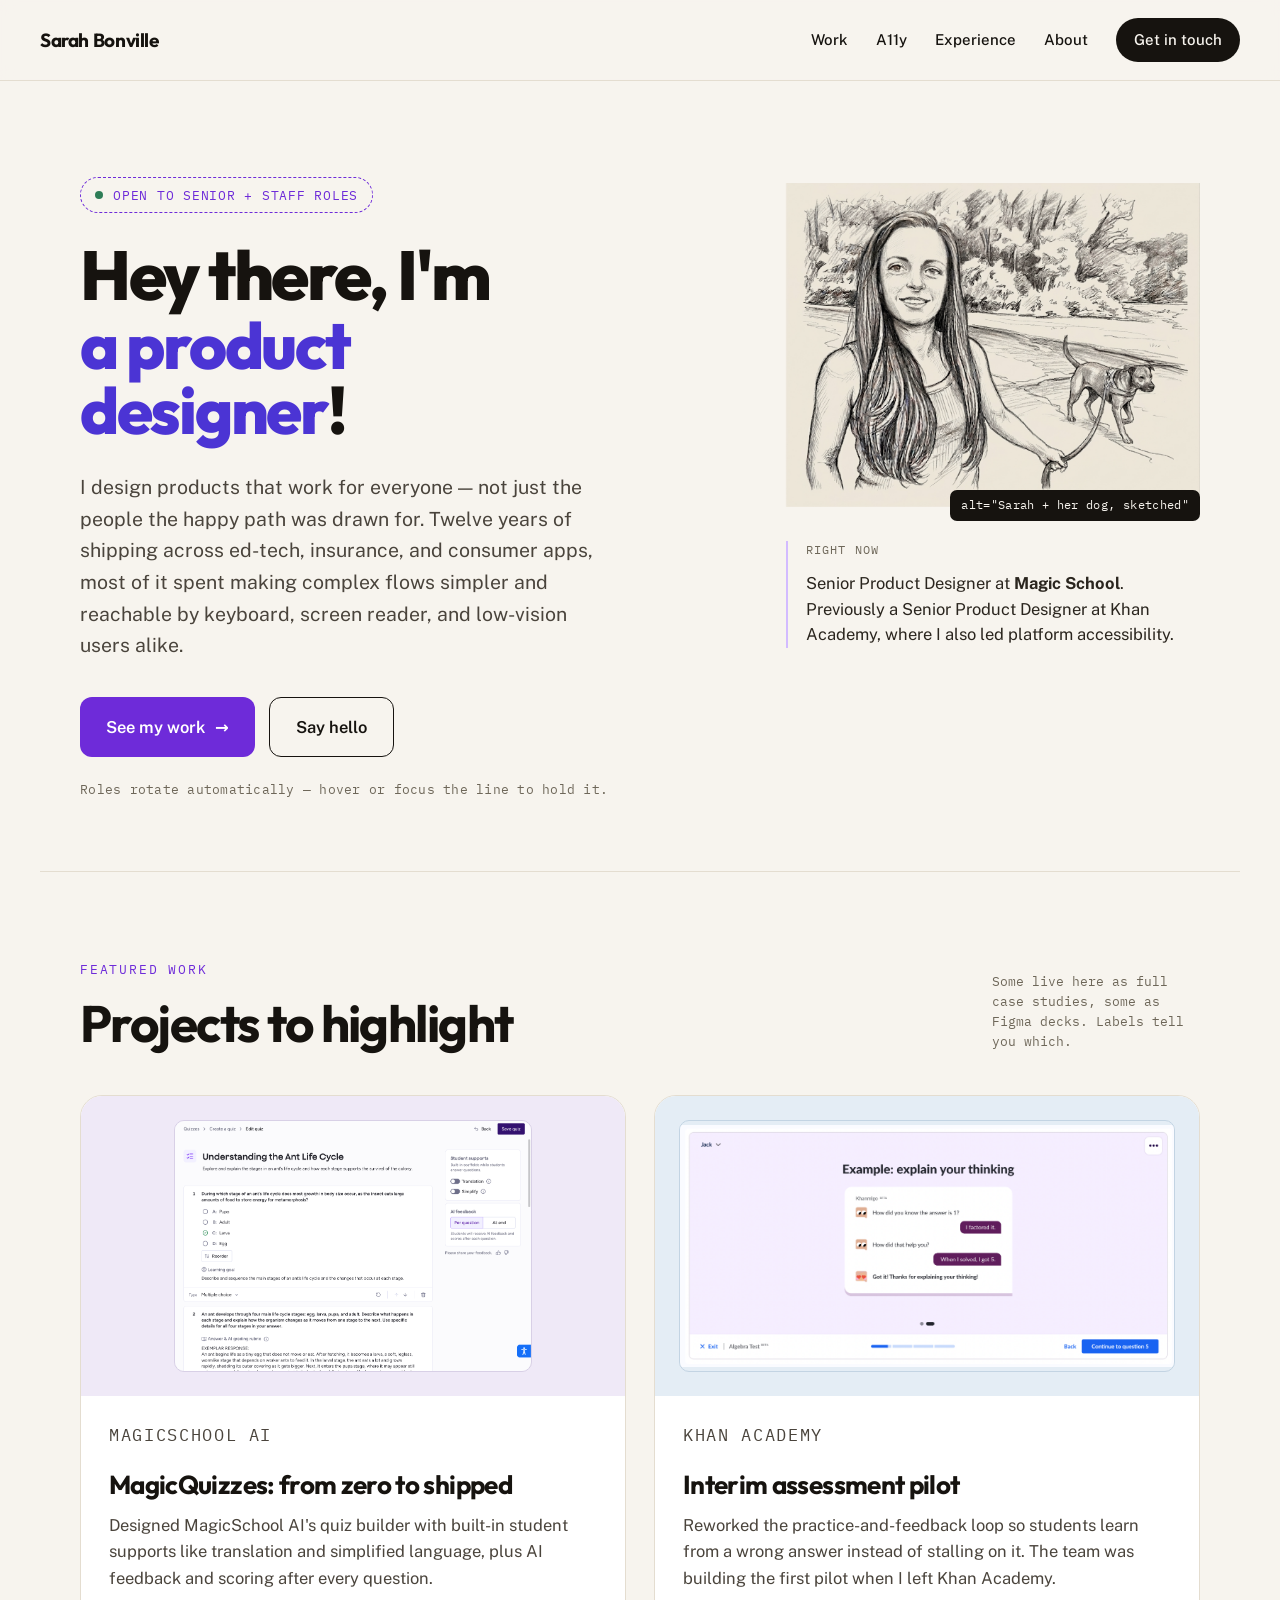
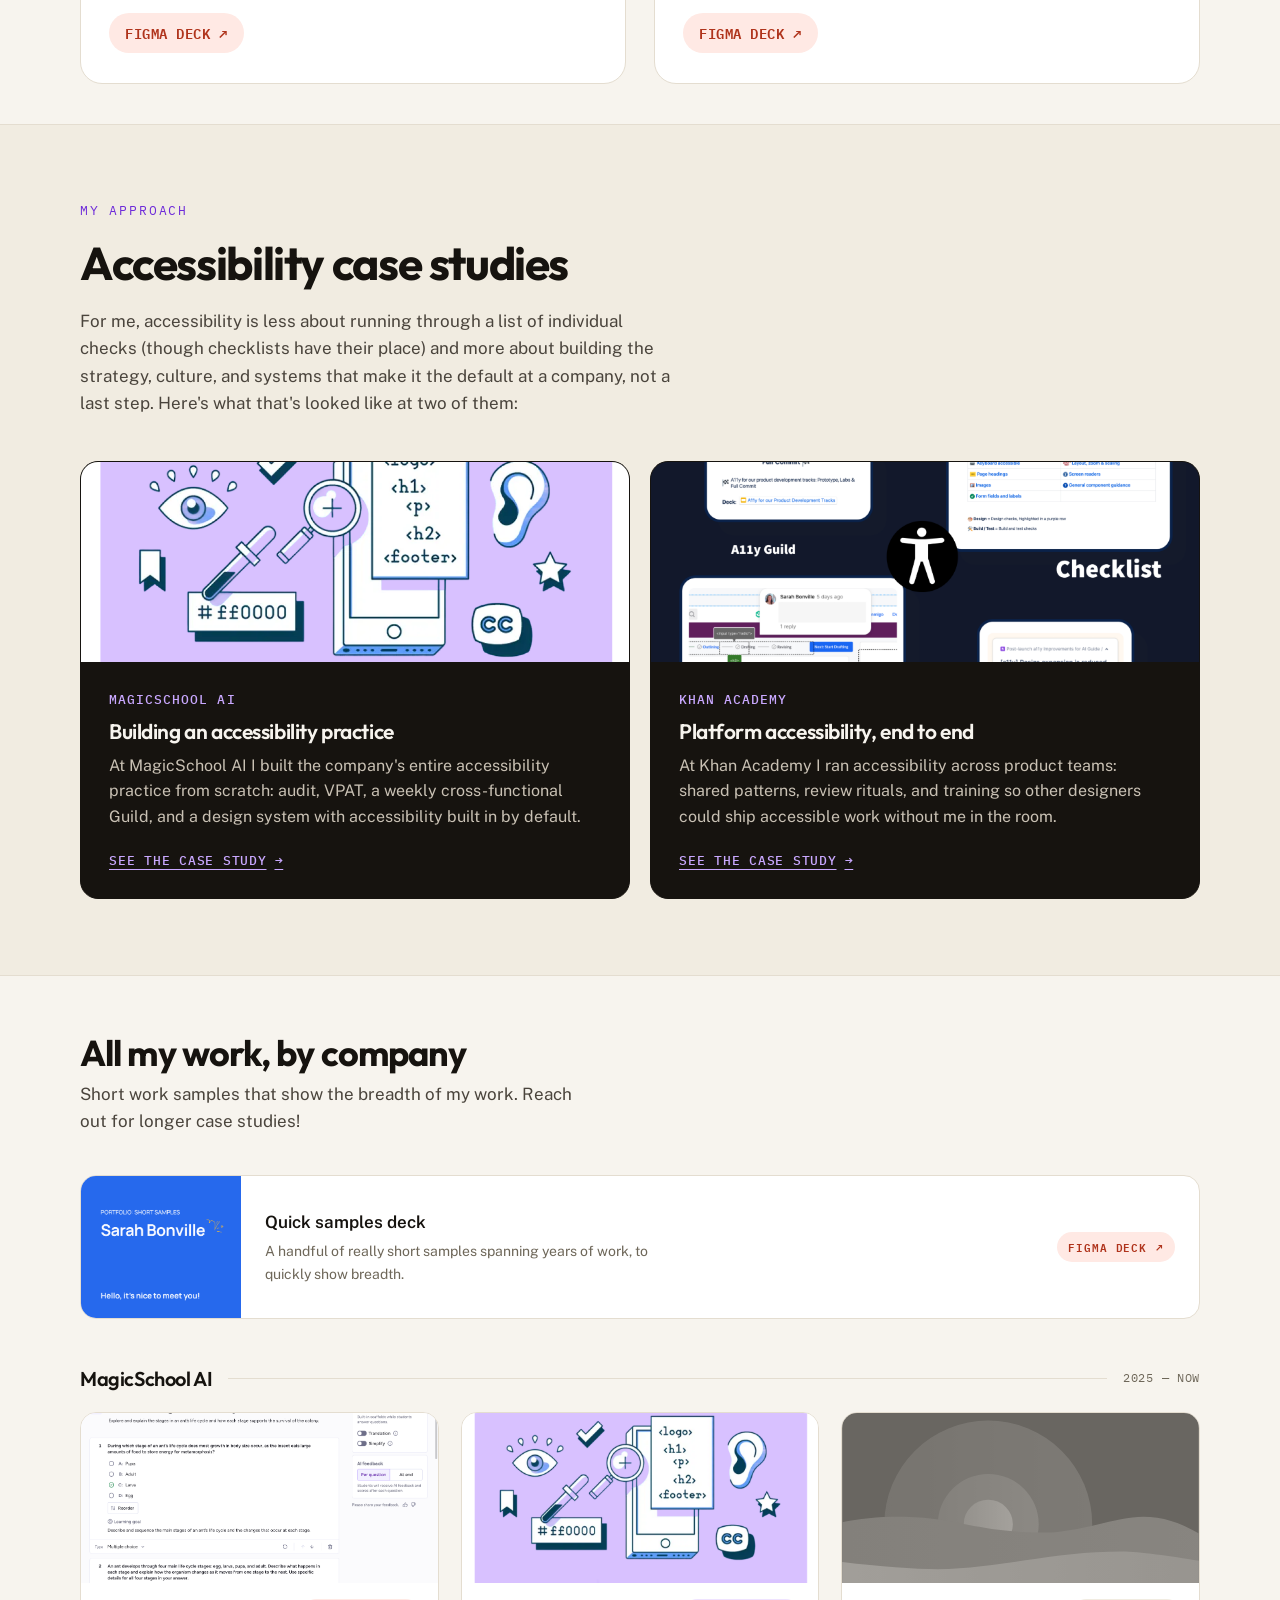
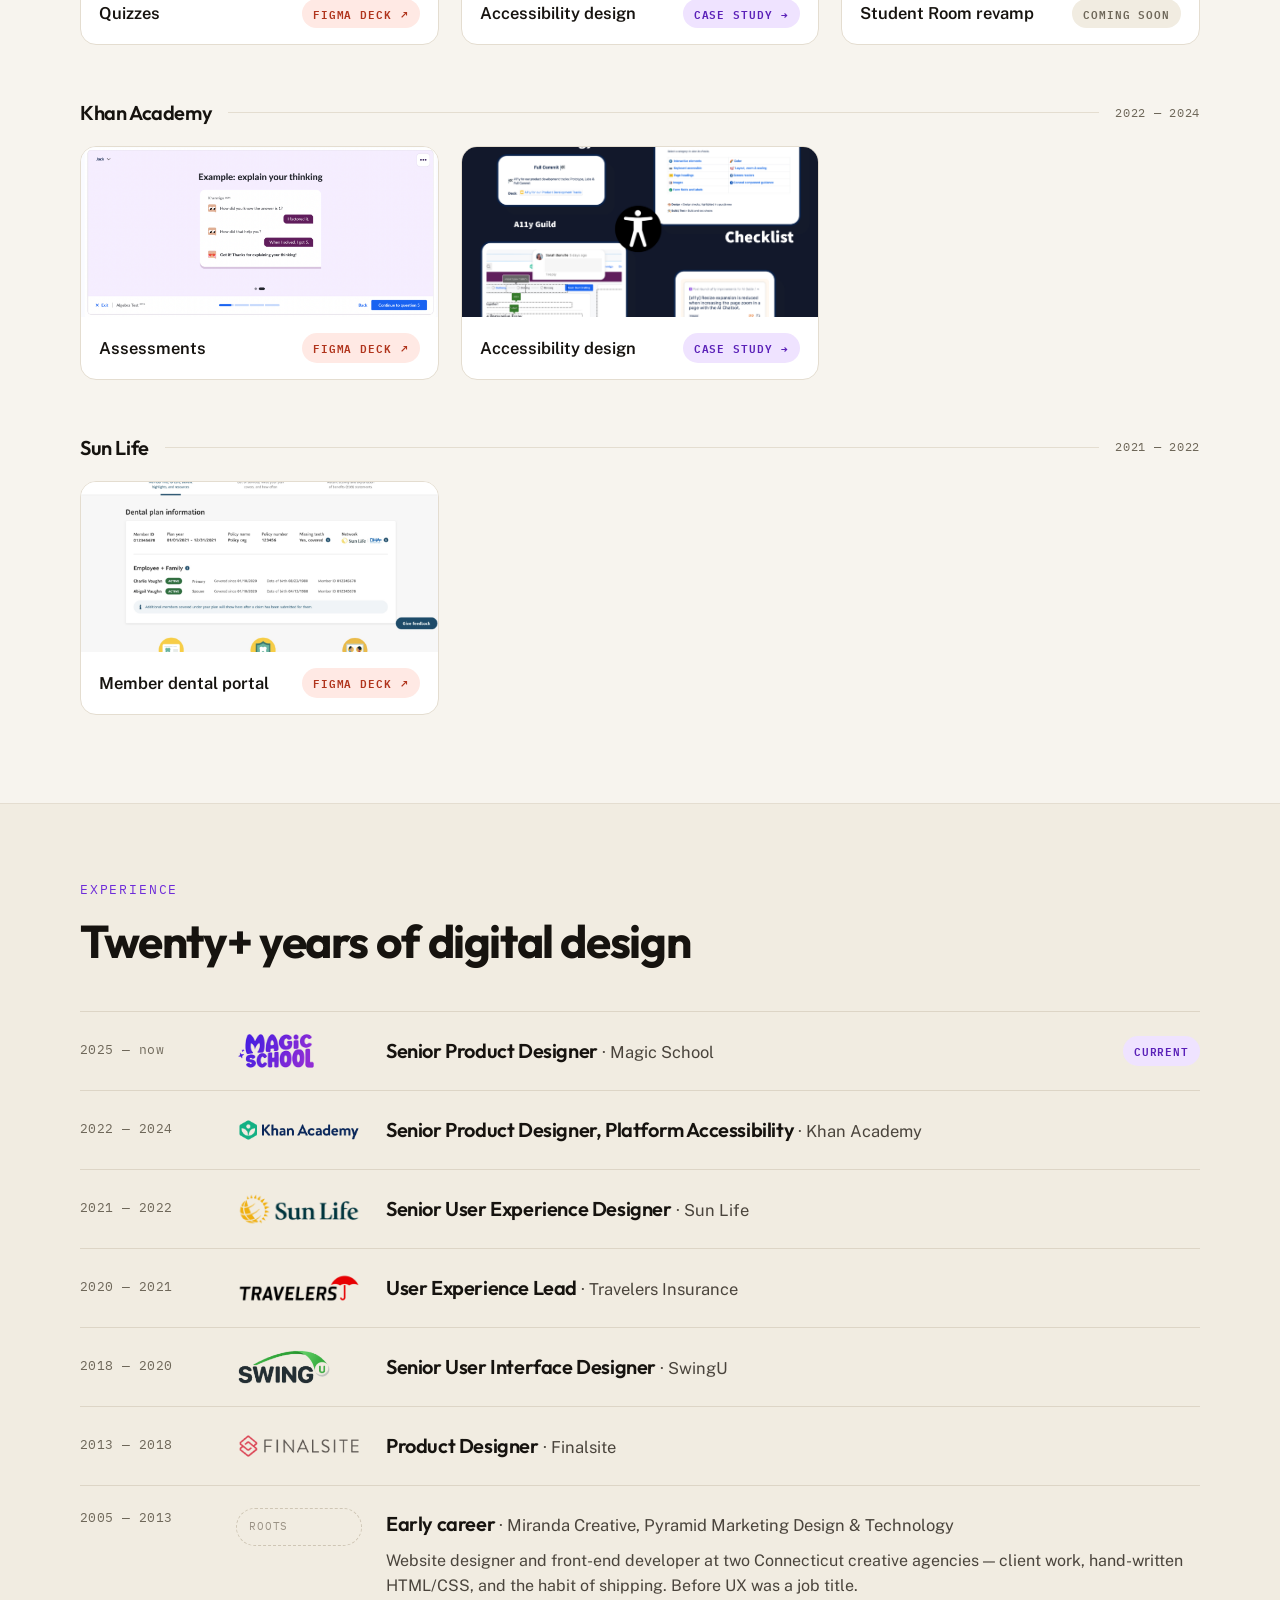
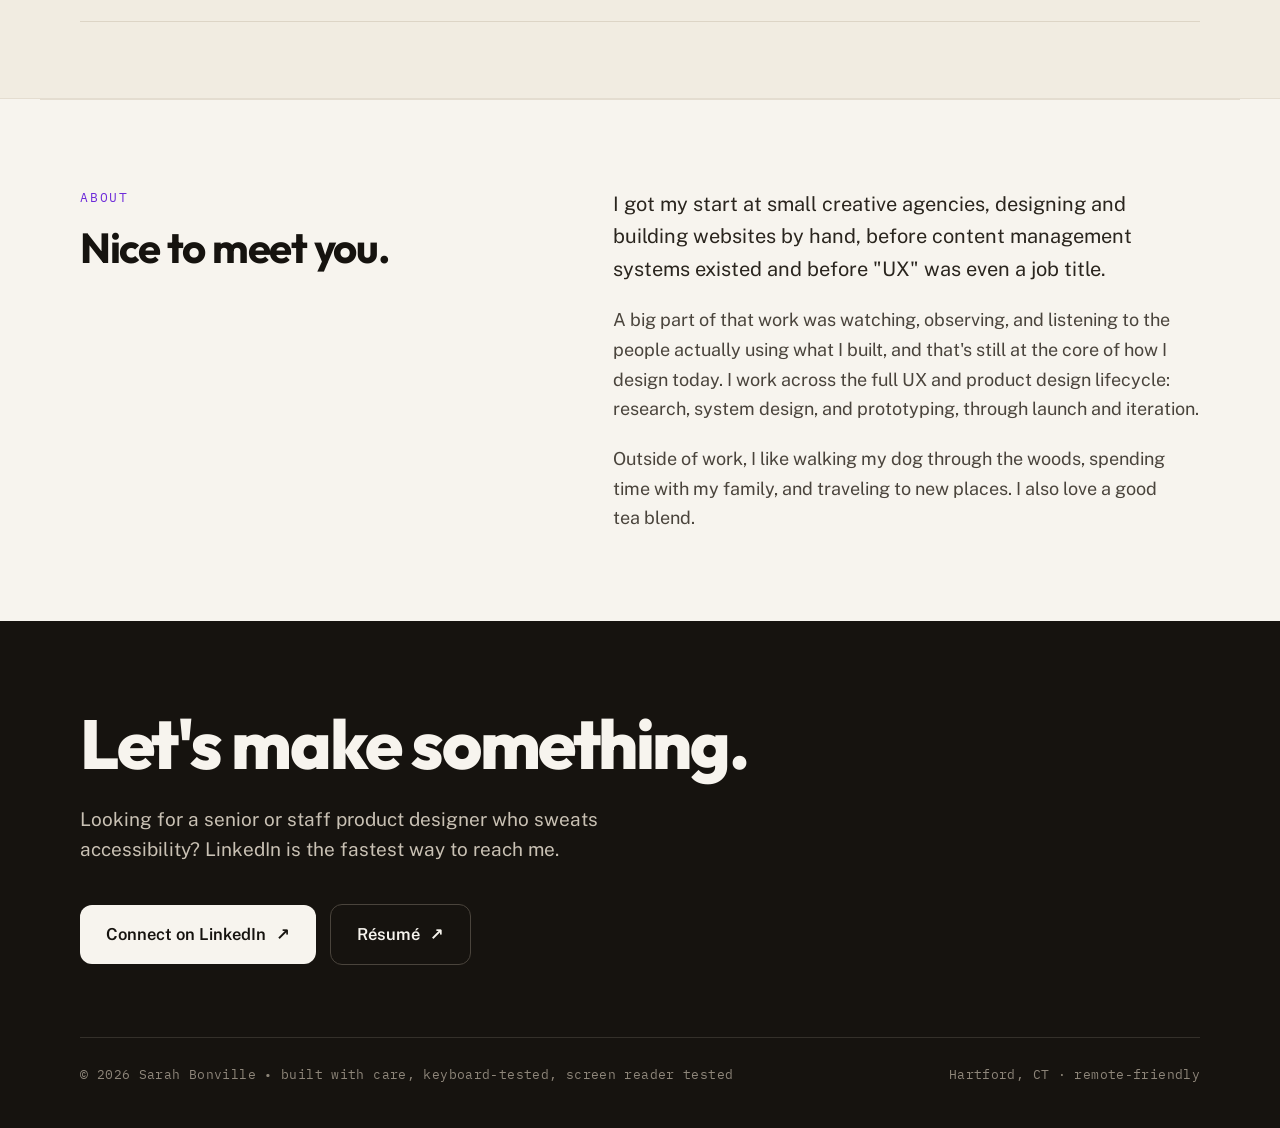
<file: index.html>
<!doctype html>
<html lang="en">
<head>
  <meta charset="UTF-8">
  <meta name="viewport" content="width=device-width, initial-scale=1.0">
  <title>Sarah Bonville — Product &amp; Accessibility Designer</title>
  <meta name="description" content="Sarah Bonville is a product designer and accessibility designer focused on thoughtful, empathetic user experience.">
  <link rel="icon" href="images/favicon.svg" type="image/svg+xml">
  <link rel="icon" href="favicon.ico" sizes="any">
  <link rel="apple-touch-icon" href="images/apple-touch-icon.png">
  <link rel="stylesheet" href="css/styles.css">
</head>
<body>

  <a href="#main-content" class="skip-link">Skip to main content</a>

  <header class="site-header">
    <nav class="site-nav">
      <a class="site-nav__logo" href="/">Sarah Bonville</a>
      <div class="site-nav__links">
        <a href="#work">Work</a>
        <a href="#approach">A11y</a>
        <a href="#experience">Experience</a>
        <a href="#about">About</a>
        <a href="#contact" class="site-nav__cta">Get in touch</a>
      </div>
    </nav>
  </header>

  <main id="main-content" tabindex="-1">
    <section id="top" class="hero">
      <div>
        <div class="hero__chip">
          <span class="hero__chip-dot"></span>Open to senior + staff roles
        </div>
        <h1>Hey there, I'm</h1>
        <div class="role-rotator" id="role-rotator" tabindex="0" aria-live="polite">
          <span class="role-rotator__inner is-anim-a" id="role-rotator-inner">
            <span class="role-rotator__line" id="role-line-1">a product</span>
            <span class="role-rotator__line" id="role-line-2">designer<span class="role-rotator__punct">!</span></span>
          </span>
        </div>
        <p class="hero__intro">I design products that work for everyone — not just the people the happy path was drawn for. Twelve years of shipping across ed-tech, insurance, and consumer apps, most of it spent making complex flows simpler and reachable by keyboard, screen reader, and low-vision users alike.</p>
        <div class="hero__buttons">
          <a href="#work" class="btn btn--primary">See my work <span aria-hidden="true">→</span></a>
          <a href="#contact" class="btn btn--secondary">Say hello</a>
        </div>
        <p class="hero__footnote">Roles rotate automatically — hover or focus the line to hold it.</p>
      </div>

      <div class="hero__media">
        <div class="hero__portrait">
          <img src="images/sarah-river-3.jpeg" alt="Pencil sketch of Sarah walking her dog along a riverbank">
          <div class="hero__portrait-tag">alt="Sarah + her dog, sketched"</div>
        </div>
        <div class="hero__now">
          <p class="hero__now-label">Right now</p>
          <p>Senior Product Designer at <strong>Magic School</strong>. Previously a Senior Product Designer at Khan Academy, where I also led platform accessibility.</p>
        </div>
      </div>
    </section>

    <section id="work" class="featured">
      <div class="featured__header">
        <div>
          <span class="eyebrow">Featured work</span>
          <h2>Projects to highlight</h2>
        </div>
        <p class="featured__note">Some live here as full case studies, some as Figma decks. Labels tell you which.</p>
      </div>

      <div class="featured-grid">
        <a href="https://www.figma.com/deck/AYJGJWhPne3gmrBfelLj2N" target="_blank" rel="noopener noreferrer" class="featured-card">
          <div class="featured-card__media featured-card__media--lavender">
            <img src="images/quizzes-magicschool-cover.png" alt="MagicSchool AI quiz editor showing a multiple-choice question about the ant life cycle, with student support toggles for translation and simplification, and AI feedback settings">
          </div>
          <div class="featured-card__body">
            <p class="featured-card__eyebrow">MagicSchool AI</p>
            <h3>MagicQuizzes: from zero to shipped</h3>
            <p>Designed MagicSchool AI's quiz builder with built-in student supports like translation and simplified language, plus AI feedback and scoring after every question.</p>
            <span class="pill pill--coral">Figma deck <span aria-hidden="true">↗</span></span>
          </div>
        </a>

        <a href="https://www.figma.com/deck/cHHaiDOw9lu7zLMWvVid6f/SB-•-KA-•-AX--Short-" target="_blank" rel="noopener noreferrer" class="featured-card">
          <div class="featured-card__media featured-card__media--blue">
            <img src="images/feat-assessments.png" alt="Khan Academy assessment screen where Khanmigo asks a student to explain their thinking">
          </div>
          <div class="featured-card__body">
            <p class="featured-card__eyebrow">Khan Academy</p>
            <h3>Interim assessment pilot</h3>
            <p>Reworked the practice-and-feedback loop so students learn from a wrong answer instead of stalling on it. The team was building the first pilot when I left Khan Academy.</p>
            <span class="pill pill--coral">Figma deck <span aria-hidden="true">↗</span></span>
          </div>
        </a>
      </div>
    </section>

    <section id="approach" class="section-band">
      <div class="section-band__inner">
        <span class="eyebrow">My approach</span>
        <h2 class="section-heading">Accessibility case studies</h2>
        <p class="section-band__intro">For me, accessibility is less about running through a list of individual checks (though checklists have their place) and more about building the strategy, culture, and systems that make it the default at a company, not a last step. Here's what that's looked like at two of them:</p>

        <div class="approach-grid">
          <a href="work/accessibility-magicschool.html" class="approach-card approach-card--dark">
            <div class="approach-card--dark__media">
              <img src="images/a11y-cover.png" alt="">
            </div>
            <div class="approach-card--dark__body">
              <span class="approach-card--dark__company">MagicSchool AI</span>
              <h3>Building an accessibility practice</h3>
              <p>At MagicSchool AI I built the company's entire accessibility practice from scratch: audit, VPAT, a weekly cross-functional Guild, and a design system with accessibility built in by default.</p>
              <span class="approach-card--dark__link">See the case study <span aria-hidden="true">→</span></span>
            </div>
          </a>

          <a href="work/accessibility-khan-academy.html" class="approach-card approach-card--dark">
            <div class="approach-card--dark__media">
              <img src="images/feat-a11y.png" alt="">
            </div>
            <div class="approach-card--dark__body">
              <span class="approach-card--dark__company">Khan Academy</span>
              <h3>Platform accessibility, end to end</h3>
              <p>At Khan Academy I ran accessibility across product teams: shared patterns, review rituals, and training so other designers could ship accessible work without me in the room.</p>
              <span class="approach-card--dark__link">See the case study <span aria-hidden="true">→</span></span>
            </div>
          </a>
        </div>
      </div>
    </section>

    <section class="company-work">
      <h2>All my work, by company</h2>
      <p class="company-work__intro">Short work samples that show the breadth of my work. Reach out for longer case studies!</p>

      <a href="https://www.figma.com/deck/fju7ezwpNgr0p0g1zK1BHr" target="_blank" rel="noopener noreferrer" class="quick-samples-card">
        <div class="quick-samples-card__media">
          <img src="images/quick-samples-cover.png" alt="">
        </div>
        <div class="quick-samples-card__body">
          <div>
            <span class="quick-samples-card__title">Quick samples deck</span>
            <p class="quick-samples-card__desc">A handful of really short samples spanning years of work, to quickly show breadth.</p>
          </div>
          <span class="pill pill--coral pill--small">Figma deck <span aria-hidden="true">↗</span></span>
        </div>
      </a>

      <div class="company-group__heading">
        <h3>MagicSchool AI</h3>
        <span class="company-group__rule"></span>
        <span class="company-group__dates">2025 — now</span>
      </div>
      <div class="company-grid">
        <a href="https://www.figma.com/deck/AYJGJWhPne3gmrBfelLj2N" target="_blank" rel="noopener noreferrer" class="company-card">
          <div class="company-card__media">
            <img src="images/quizzes-magicschool-cover.png" alt="">
          </div>
          <div class="company-card__footer">
            <span class="company-card__title">Quizzes</span>
            <span class="pill pill--coral pill--small">Figma deck <span aria-hidden="true">↗</span></span>
          </div>
        </a>
        <a href="work/accessibility-magicschool.html" class="company-card">
          <div class="company-card__media">
            <img src="images/a11y-cover.png" alt="">
          </div>
          <div class="company-card__footer">
            <span class="company-card__title">Accessibility design</span>
            <span class="pill pill--purple pill--small">Case study <span aria-hidden="true">→</span></span>
          </div>
        </a>
        <div class="company-card is-soon">
          <div class="company-card__media">
            <img src="images/placeholder 2.svg" alt="" role="presentation">
          </div>
          <div class="company-card__footer">
            <span class="company-card__title">Student Room revamp</span>
            <span class="pill pill--soon">Coming soon</span>
          </div>
        </div>
      </div>

      <div class="company-group__heading">
        <h3>Khan Academy</h3>
        <span class="company-group__rule"></span>
        <span class="company-group__dates">2022 — 2024</span>
      </div>
      <div class="company-grid">
        <a href="https://www.figma.com/deck/cHHaiDOw9lu7zLMWvVid6f/SB-•-KA-•-AX--Short-" target="_blank" rel="noopener noreferrer" class="company-card">
          <div class="company-card__media">
            <img src="images/feat-assessments.png" alt="">
          </div>
          <div class="company-card__footer">
            <span class="company-card__title">Assessments</span>
            <span class="pill pill--coral pill--small">Figma deck <span aria-hidden="true">↗</span></span>
          </div>
        </a>
        <a href="work/accessibility-khan-academy.html" class="company-card">
          <div class="company-card__media">
            <img src="images/feat-a11y.png" alt="">
          </div>
          <div class="company-card__footer">
            <span class="company-card__title">Accessibility design</span>
            <span class="pill pill--purple pill--small">Case study <span aria-hidden="true">→</span></span>
          </div>
        </a>
      </div>

      <div class="company-group__heading">
        <h3>Sun Life</h3>
        <span class="company-group__rule"></span>
        <span class="company-group__dates">2021 — 2022</span>
      </div>
      <div class="company-grid">
        <a href="https://www.figma.com/deck/uOc9vZQoz2xnYfngGE8Quu" target="_blank" rel="noopener noreferrer" class="company-card">
          <div class="company-card__media">
            <img src="images/sunlife-claims-cover.png" alt="">
          </div>
          <div class="company-card__footer">
            <span class="company-card__title">Member dental portal</span>
            <span class="pill pill--coral pill--small">Figma deck <span aria-hidden="true">↗</span></span>
          </div>
        </a>
      </div>
    </section>

    <section id="experience" class="section-band">
      <div class="section-band__inner">
        <span class="eyebrow">Experience</span>
        <h2 class="section-heading" style="margin-bottom: 44px; max-width: none;">Twenty+ years of digital design</h2>

        <ol class="timeline-list">
          <li>
            <div class="timeline-row">
              <span class="timeline-date">2025 — now</span>
              <img class="timeline-logo" src="images/trim-magicschool.png" alt="Magic School logo">
              <span class="timeline-role"><strong>Senior Product Designer</strong><span> · Magic School</span></span>
              <span class="pill pill--purple pill--small">Current</span>
            </div>
          </li>
          <li>
            <div class="timeline-row">
              <span class="timeline-date">2022 — 2024</span>
              <img class="timeline-logo" src="images/trim-khan.png" alt="Khan Academy logo">
              <span class="timeline-role"><strong>Senior Product Designer, Platform Accessibility</strong><span> · Khan Academy</span></span>
              <span></span>
            </div>
          </li>
          <li>
            <div class="timeline-row">
              <span class="timeline-date">2021 — 2022</span>
              <img class="timeline-logo" src="images/trim-sunlife.png" alt="Sun Life logo">
              <span class="timeline-role"><strong>Senior User Experience Designer</strong><span> · Sun Life</span></span>
              <span></span>
            </div>
          </li>
          <li>
            <div class="timeline-row">
              <span class="timeline-date">2020 — 2021</span>
              <img class="timeline-logo" src="images/trim-travelers.png" alt="Travelers Insurance logo">
              <span class="timeline-role"><strong>User Experience Lead</strong><span> · Travelers Insurance</span></span>
              <span></span>
            </div>
          </li>
          <li>
            <div class="timeline-row">
              <span class="timeline-date">2018 — 2020</span>
              <img class="timeline-logo" src="images/trim-swingu.png" alt="SwingU logo">
              <span class="timeline-role"><strong>Senior User Interface Designer</strong><span> · SwingU</span></span>
              <span></span>
            </div>
          </li>
          <li>
            <div class="timeline-row">
              <span class="timeline-date">2013 — 2018</span>
              <img class="timeline-logo" src="images/trim-finalsite.png" alt="Finalsite logo">
              <span class="timeline-role"><strong>Product Designer</strong><span> · Finalsite</span></span>
              <span></span>
            </div>
          </li>
          <li>
            <div class="timeline-row timeline-row--roots">
              <span class="timeline-date">2005 — 2013</span>
              <span class="timeline-roots-pill">ROOTS</span>
              <span>
                <strong style="font-family: var(--font-display); font-weight: 600; font-size: 20px; letter-spacing: -0.02em;">Early career</strong><span style="color: var(--color-body); font-size: 16.5px;"> · Miranda Creative, Pyramid Marketing Design &amp; Technology</span>
                <span class="timeline-roots-body">Website designer and front-end developer at two Connecticut creative agencies — client work, hand-written HTML/CSS, and the habit of shipping. Before UX was a job title.</span>
              </span>
            </div>
          </li>
        </ol>
      </div>
    </section>

    <section id="about" class="about">
      <div>
        <span class="eyebrow">About</span>
        <h2>Nice to meet you.</h2>
      </div>
      <div class="about__body">
        <p>I got my start at small creative agencies, designing and building websites by hand, before content management systems existed and before "UX" was even a job title.</p>
        <p>A big part of that work was watching, observing, and listening to the people actually using what I built, and that's still at the core of how I design today. I work across the full UX and product design lifecycle: research, system design, and prototyping, through launch and iteration.</p>
        <p>Outside of work, I like walking my dog through the woods, spending time with my family, and traveling to new places. I also love a good tea blend.</p>
      </div>
    </section>
  </main>

  <footer id="contact" class="site-footer">
    <div class="site-footer__inner">
      <h2>Let's make something.</h2>
      <p class="site-footer__intro">Looking for a senior or staff product designer who sweats accessibility? LinkedIn is the fastest way to reach me.</p>
      <div class="site-footer__buttons">
        <a href="https://www.linkedin.com/in/sarah-bonville-123pd/" target="_blank" rel="noopener noreferrer" class="btn btn--primary">Connect on LinkedIn <span aria-hidden="true">↗</span></a>
        <a href="https://www.figma.com/proto/pdY0xi0nJLHJRjoecqbl7G/Resume--Portfolio-?node-id=1-7&t=blmMRN3ILXoQI2n8-1" target="_blank" rel="noopener noreferrer" class="btn btn--secondary">Résumé <span aria-hidden="true">↗</span></a>
      </div>
      <div class="site-footer__meta">
        <span>© 2026 Sarah Bonville • built with care, keyboard-tested, screen reader tested</span>
        <span>Hartford, CT · remote-friendly</span>
      </div>
    </div>
  </footer>

  <script>
    (function () {
      var rotator = document.getElementById('role-rotator');
      var inner = document.getElementById('role-rotator-inner');
      var line1 = document.getElementById('role-line-1');
      var line2 = document.getElementById('role-line-2');
      if (!rotator) return;

      var roles = [
        { l1: 'a product', l2: 'designer', color: '#4b34d4' },
        { l1: 'a design', l2: 'thinker', color: '#c2189a' },
        { l1: 'an accessibility', l2: 'designer', color: '#6e2bd9' }
      ];

      var index = 0;
      var paused = false;
      var timer = null;
      var cycleMs = 2800;

      function render() {
        var r = roles[index];
        rotator.style.color = r.color;
        line1.textContent = r.l1;
        line2.innerHTML = r.l2 + '<span class="role-rotator__punct">!</span>';
        inner.classList.remove('is-anim-a', 'is-anim-b');
        // Force reflow so the animation restarts even when re-adding the same class.
        void inner.offsetWidth;
        inner.classList.add(index % 2 ? 'is-anim-b' : 'is-anim-a');
      }

      render();

      var prefersReducedMotion = window.matchMedia('(prefers-reduced-motion: reduce)').matches;
      if (prefersReducedMotion) return;

      timer = setInterval(function () {
        if (paused) return;
        index = (index + 1) % roles.length;
        render();
      }, cycleMs);

      rotator.addEventListener('mouseenter', function () { paused = true; });
      rotator.addEventListener('mouseleave', function () { paused = false; });
      rotator.addEventListener('focus', function () { paused = true; });
      rotator.addEventListener('blur', function () { paused = false; });
    })();
  </script>
</body>
</html>
</file>
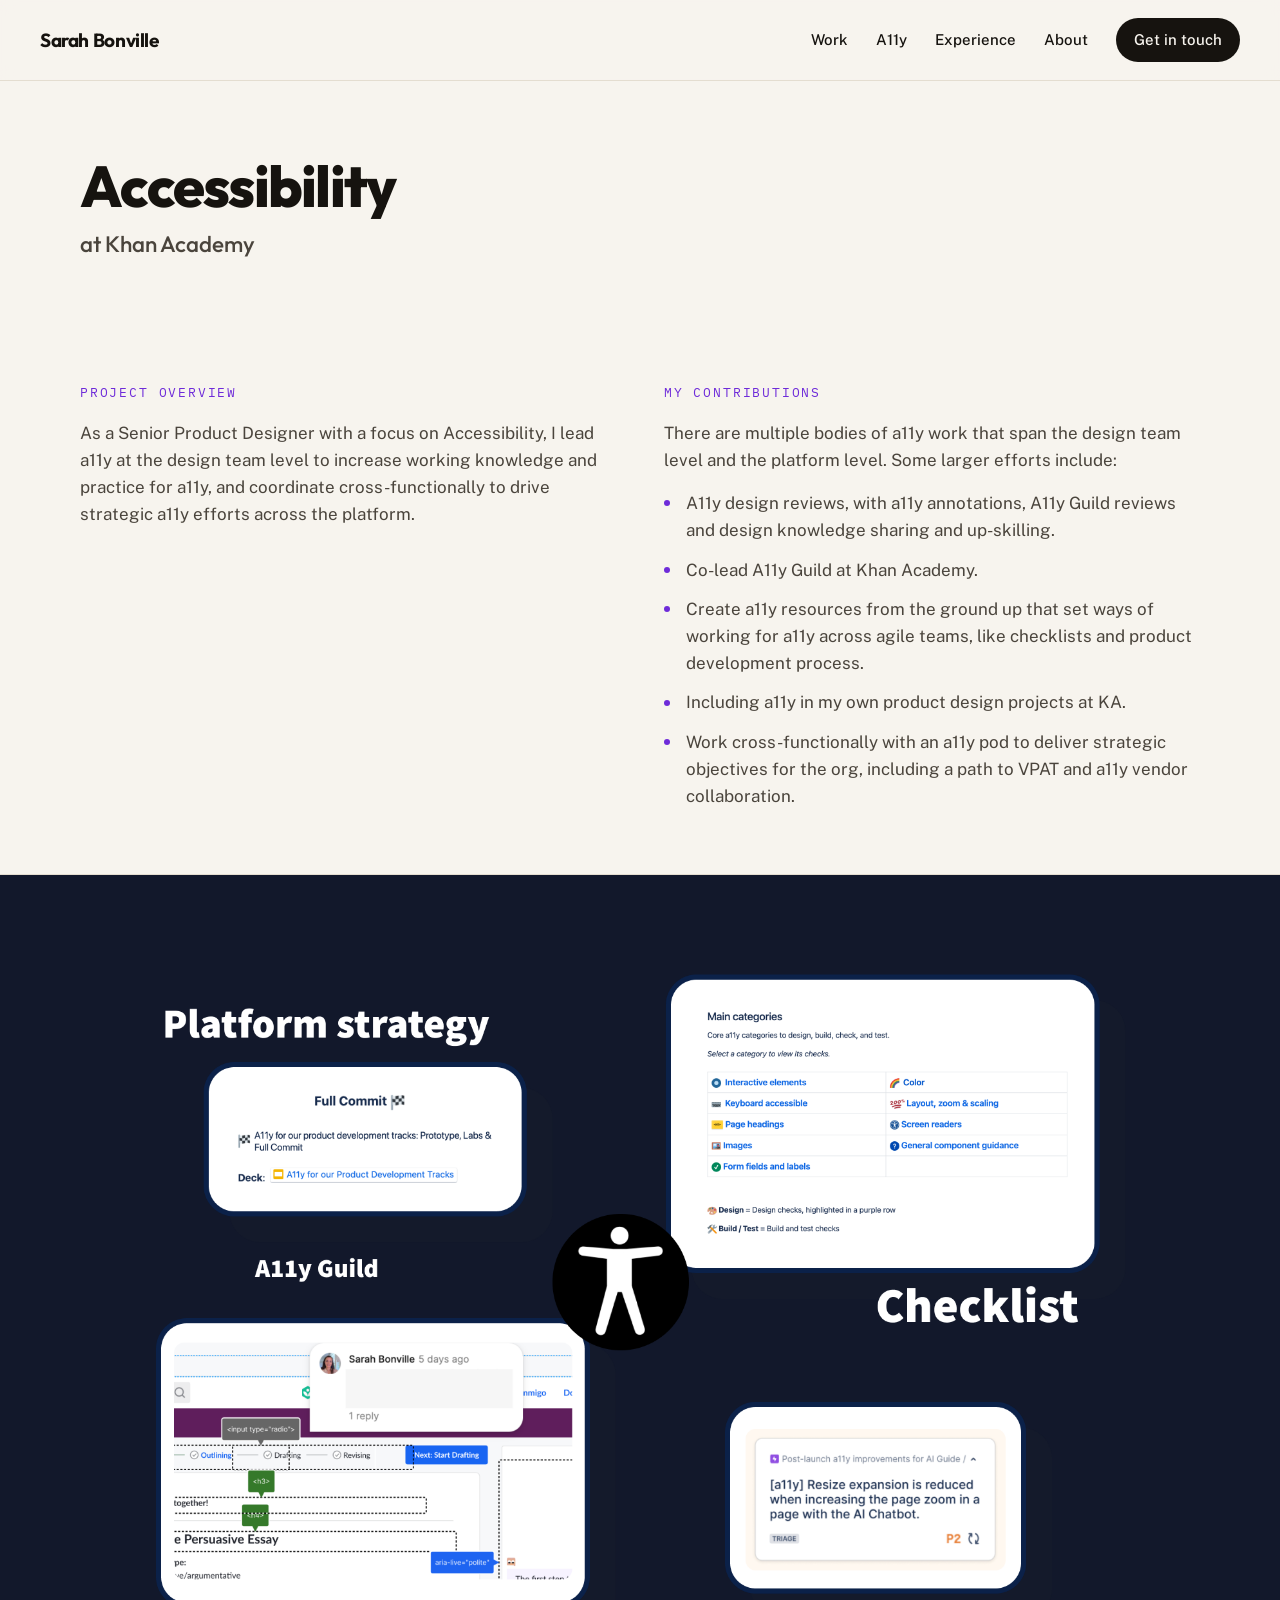
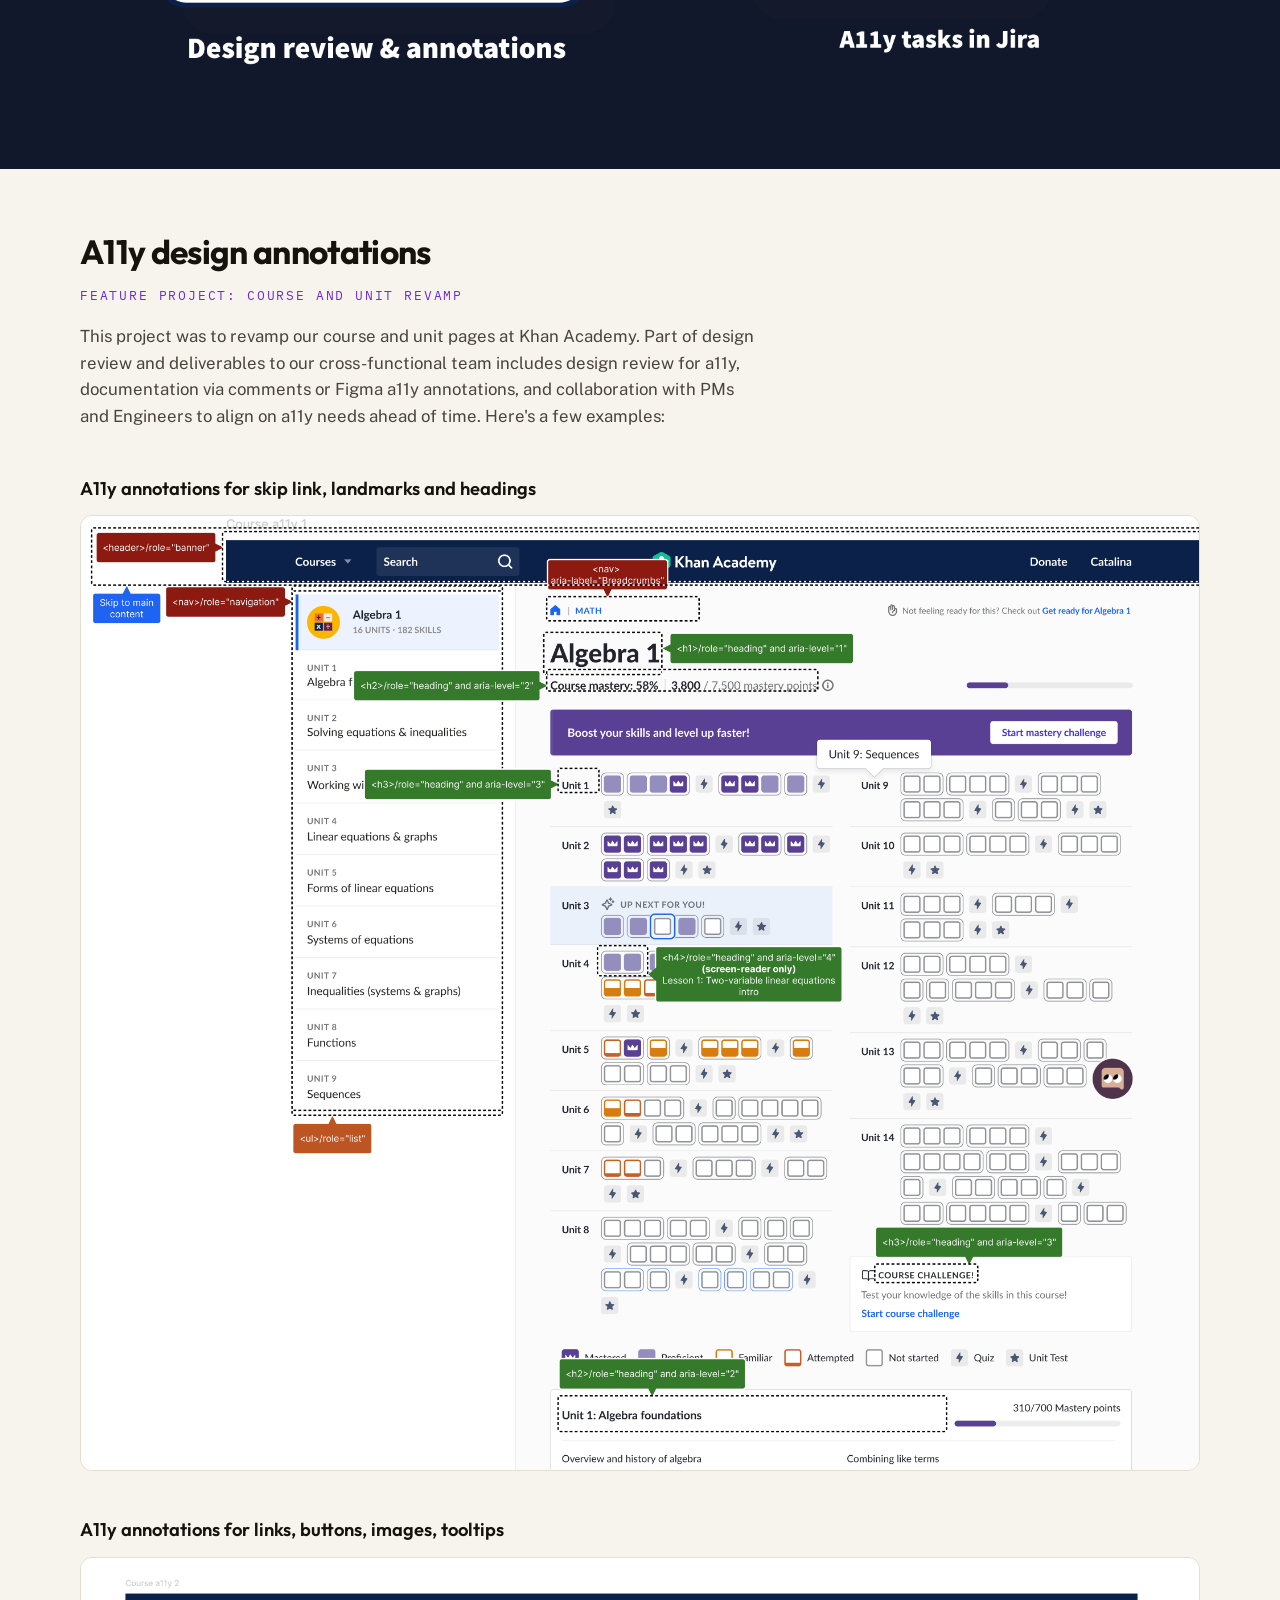
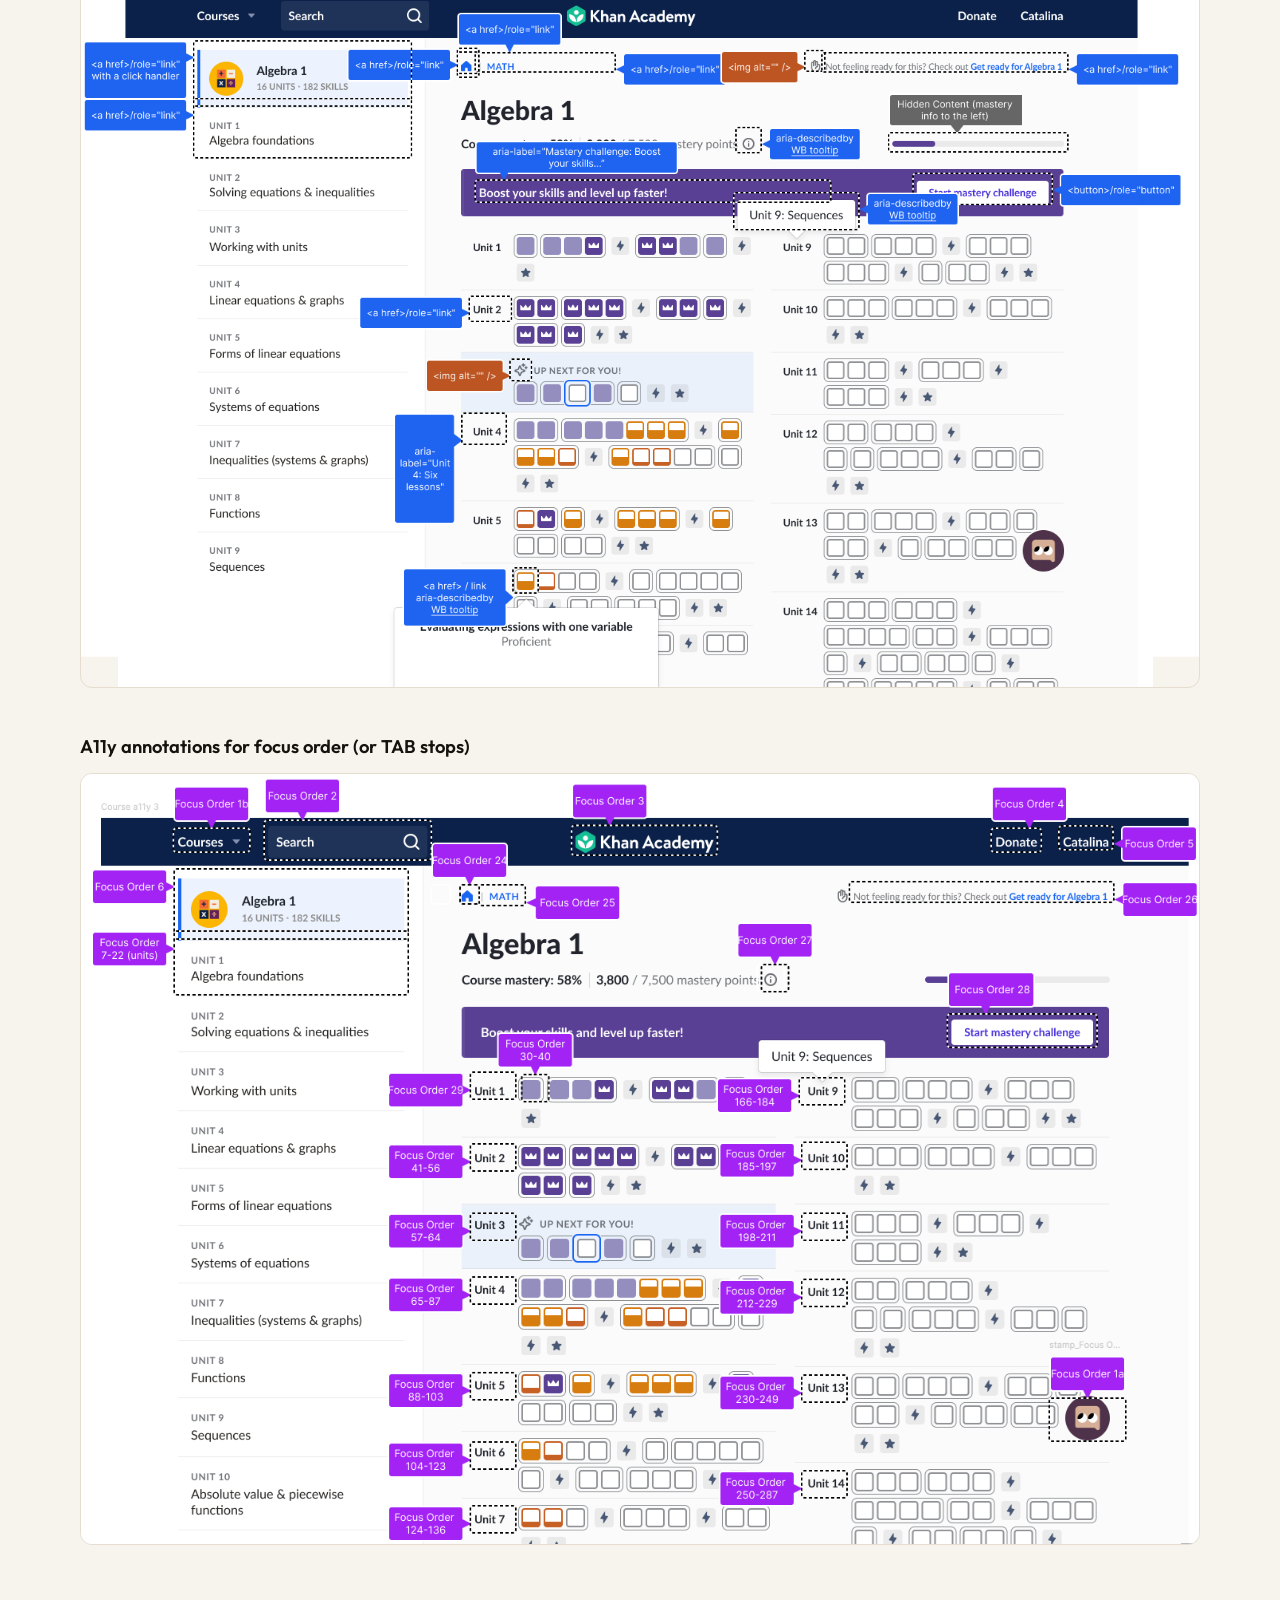
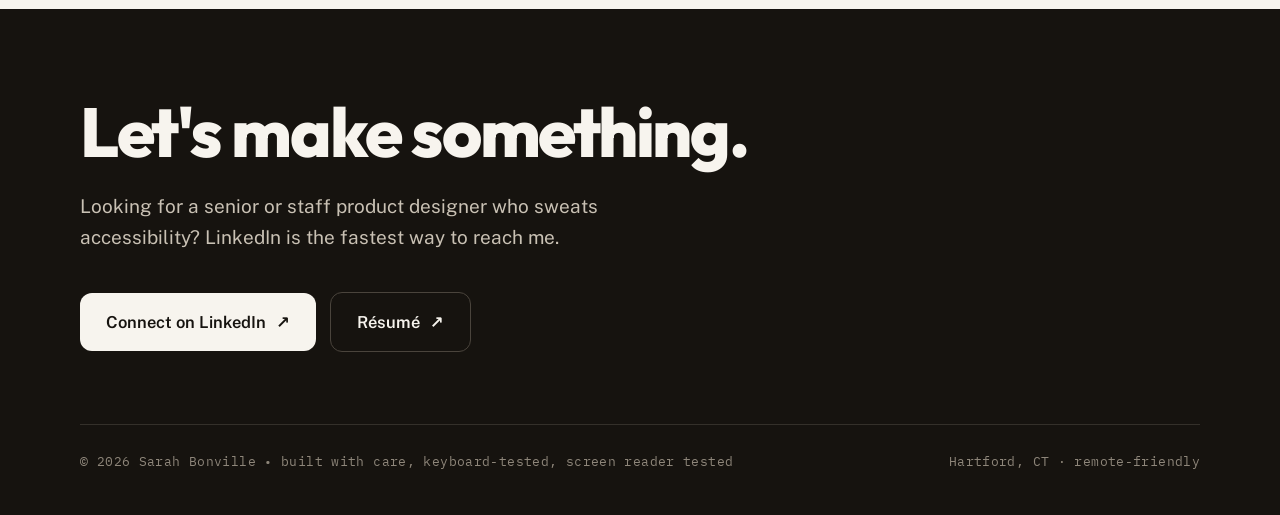
<file: work/accessibility-khan-academy.html>
<!doctype html>
<html lang="en">
<head>
  <meta charset="UTF-8">
  <meta name="viewport" content="width=device-width, initial-scale=1.0">
  <title>Accessibility at Khan Academy — Sarah Bonville</title>
  <meta name="description" content="How Sarah Bonville leads accessibility at the design team level and drives strategic a11y efforts across the Khan Academy platform.">
  <link rel="icon" href="../images/favicon.svg" type="image/svg+xml">
  <link rel="icon" href="../favicon.ico" sizes="any">
  <link rel="apple-touch-icon" href="../images/apple-touch-icon.png">
  <link rel="stylesheet" href="../css/styles.css">
</head>
<body>

  <a href="#main-content" class="skip-link">Skip to main content</a>

  <header class="site-header">
    <nav class="site-nav">
      <a class="site-nav__logo" href="/">Sarah Bonville</a>
      <div class="site-nav__links">
        <a href="/#work">Work</a>
        <a href="/#approach">A11y</a>
        <a href="/#experience">Experience</a>
        <a href="/#about">About</a>
        <a href="/#contact" class="site-nav__cta">Get in touch</a>
      </div>
    </nav>
  </header>

  <main id="main-content" tabindex="-1">
    <section class="case-hero">
      <div class="container">
        <h1>Accessibility</h1>
        <p class="case-hero__subhead">at Khan Academy</p>
      </div>
    </section>

    <section class="case-study-section">
      <div class="overview-grid">
        <div>
          <span class="eyebrow">Project Overview</span>
          <p>
            As a Senior Product Designer with a focus on Accessibility, I lead a11y at the
            design team level to increase working knowledge and practice for a11y, and
            coordinate cross-functionally to drive strategic a11y efforts across the platform.
          </p>
        </div>

        <div>
          <span class="eyebrow">My Contributions</span>
          <p>
            There are multiple bodies of a11y work that span the design team level and the
            platform level. Some larger efforts include:
          </p>
          <ul>
            <li>A11y design reviews, with a11y annotations, A11y Guild reviews and design knowledge sharing and up-skilling.</li>
            <li>Co-lead A11y Guild at Khan Academy.</li>
            <li>Create a11y resources from the ground up that set ways of working for a11y across agile teams, like checklists and product development process.</li>
            <li>Including a11y in my own product design projects at KA.</li>
            <li>Work cross-functionally with an a11y pod to deliver strategic objectives for the org, including a path to VPAT and a11y vendor collaboration.</li>
          </ul>
        </div>
      </div>
    </section>

    <section class="full-width-image">
      <div class="container">
        <img src="../images/a11y KA.png" alt="Overview collage of accessibility work at Khan Academy">
      </div>
    </section>

    <section class="case-study-section">
      <div class="annotations-intro">
        <h2>A11y design annotations</h2>
        <span class="eyebrow">Feature project: Course and unit revamp</span>
        <p>
          This project was to revamp our course and unit pages at Khan Academy. Part of
          design review and deliverables to our cross-functional team includes design
          review for a11y, documentation via comments or Figma a11y annotations, and
          collaboration with PMs and Engineers to align on a11y needs ahead of time.
          Here's a few examples:
        </p>
      </div>

      <div class="annotation-block">
        <h3>A11y annotations for skip link, landmarks and headings</h3>
        <img src="../images/a11y annotations skip link, landmarks, headings.png" alt="A user interface showing accessibility annotations for skip link, landmarks and headings">
      </div>

      <div class="annotation-block">
        <h3>A11y annotations for links, buttons, images, tooltips</h3>
        <img src="../images/a11y annotations - links, buttons, images, tooltips.png" alt="A user interface showing accessibility annotations for links, buttons, images and tooltips">
      </div>

      <div class="annotation-block">
        <h3>A11y annotations for focus order (or TAB stops)</h3>
        <img src="../images/a11y annotations - focus order.png" alt="A user interface showing accessibility annotations for focus order or tab stops">
      </div>
    </section>
  </main>

  <footer id="contact" class="site-footer">
    <div class="site-footer__inner">
      <h2>Let's make something.</h2>
      <p class="site-footer__intro">Looking for a senior or staff product designer who sweats accessibility? LinkedIn is the fastest way to reach me.</p>
      <div class="site-footer__buttons">
        <a href="https://www.linkedin.com/in/sarah-bonville-123pd/" target="_blank" rel="noopener noreferrer" class="btn btn--primary">Connect on LinkedIn <span aria-hidden="true">↗</span></a>
        <a href="https://www.figma.com/proto/pdY0xi0nJLHJRjoecqbl7G/Resume--Portfolio-?node-id=1-7&t=blmMRN3ILXoQI2n8-1" target="_blank" rel="noopener noreferrer" class="btn btn--secondary">Résumé <span aria-hidden="true">↗</span></a>
      </div>
      <div class="site-footer__meta">
        <span>© 2026 Sarah Bonville • built with care, keyboard-tested, screen reader tested</span>
        <span>Hartford, CT · remote-friendly</span>
      </div>
    </div>
  </footer>

</body>
</html>
</file>
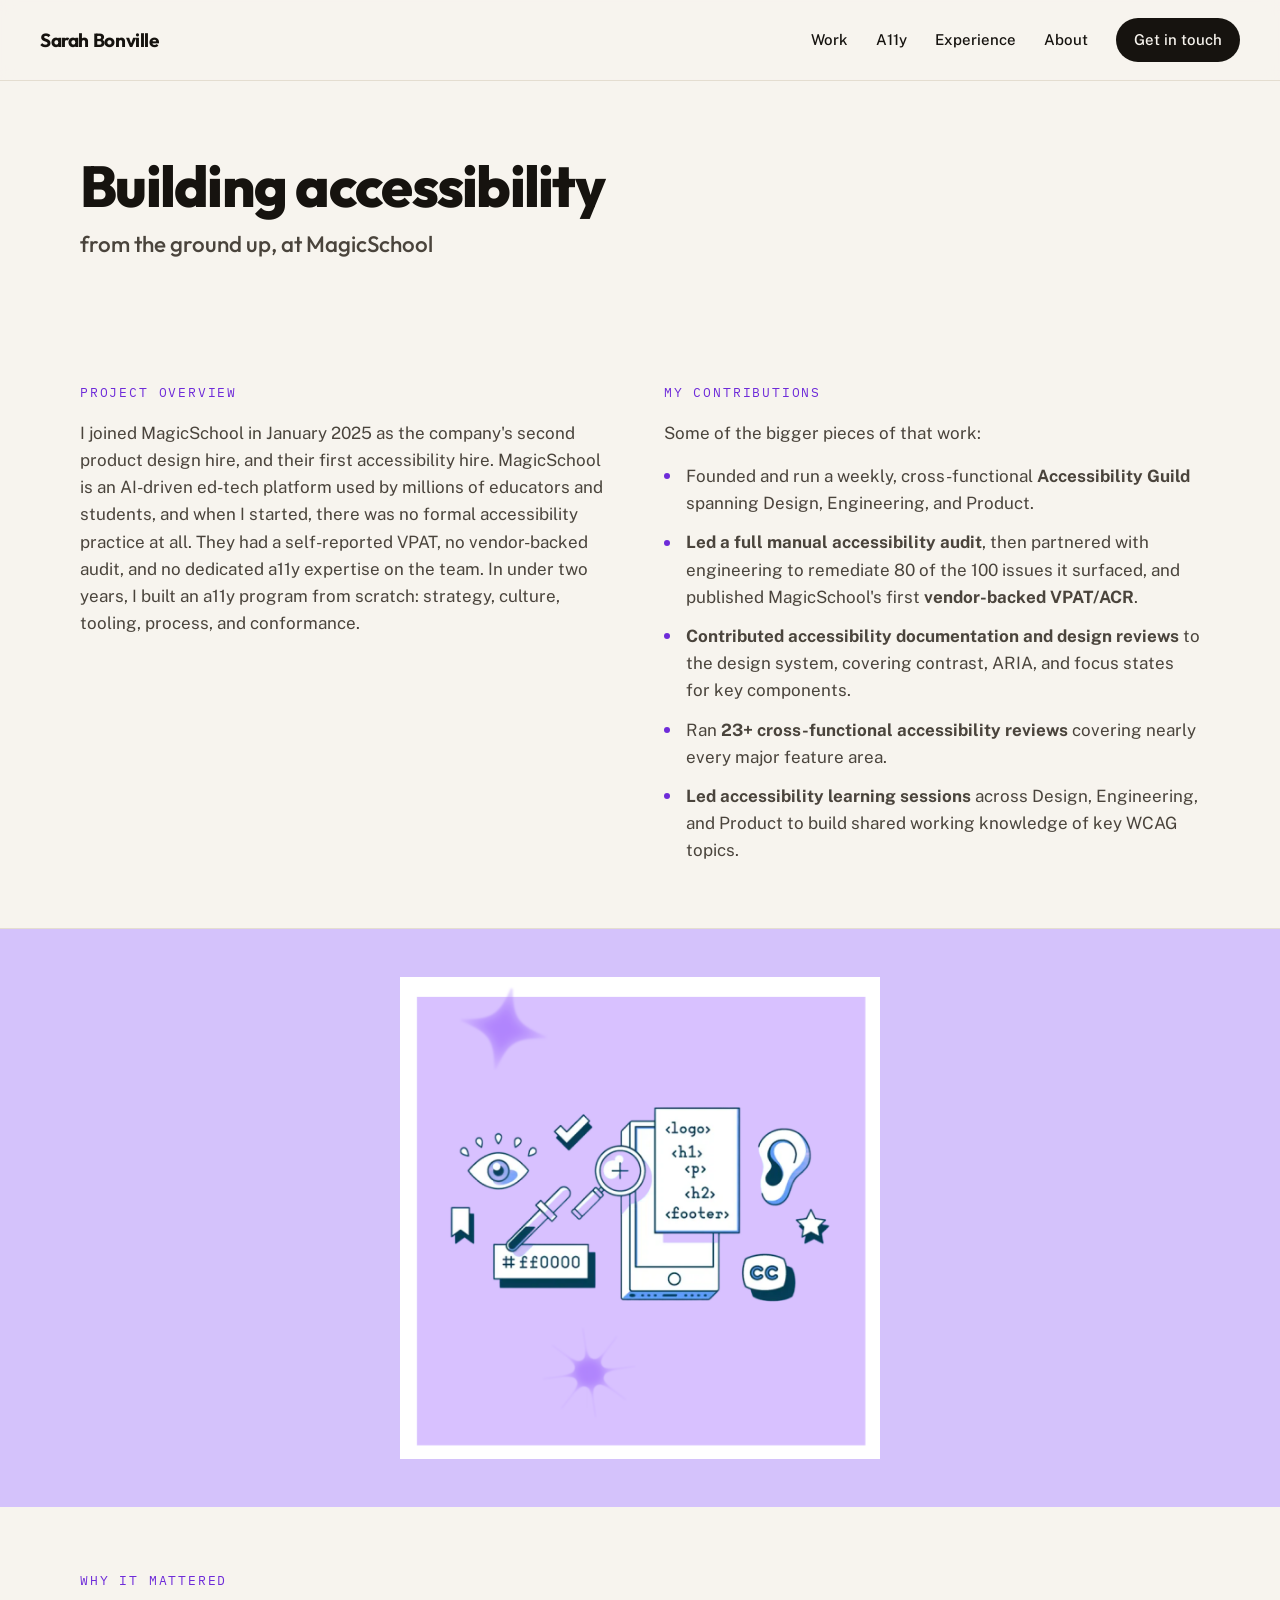
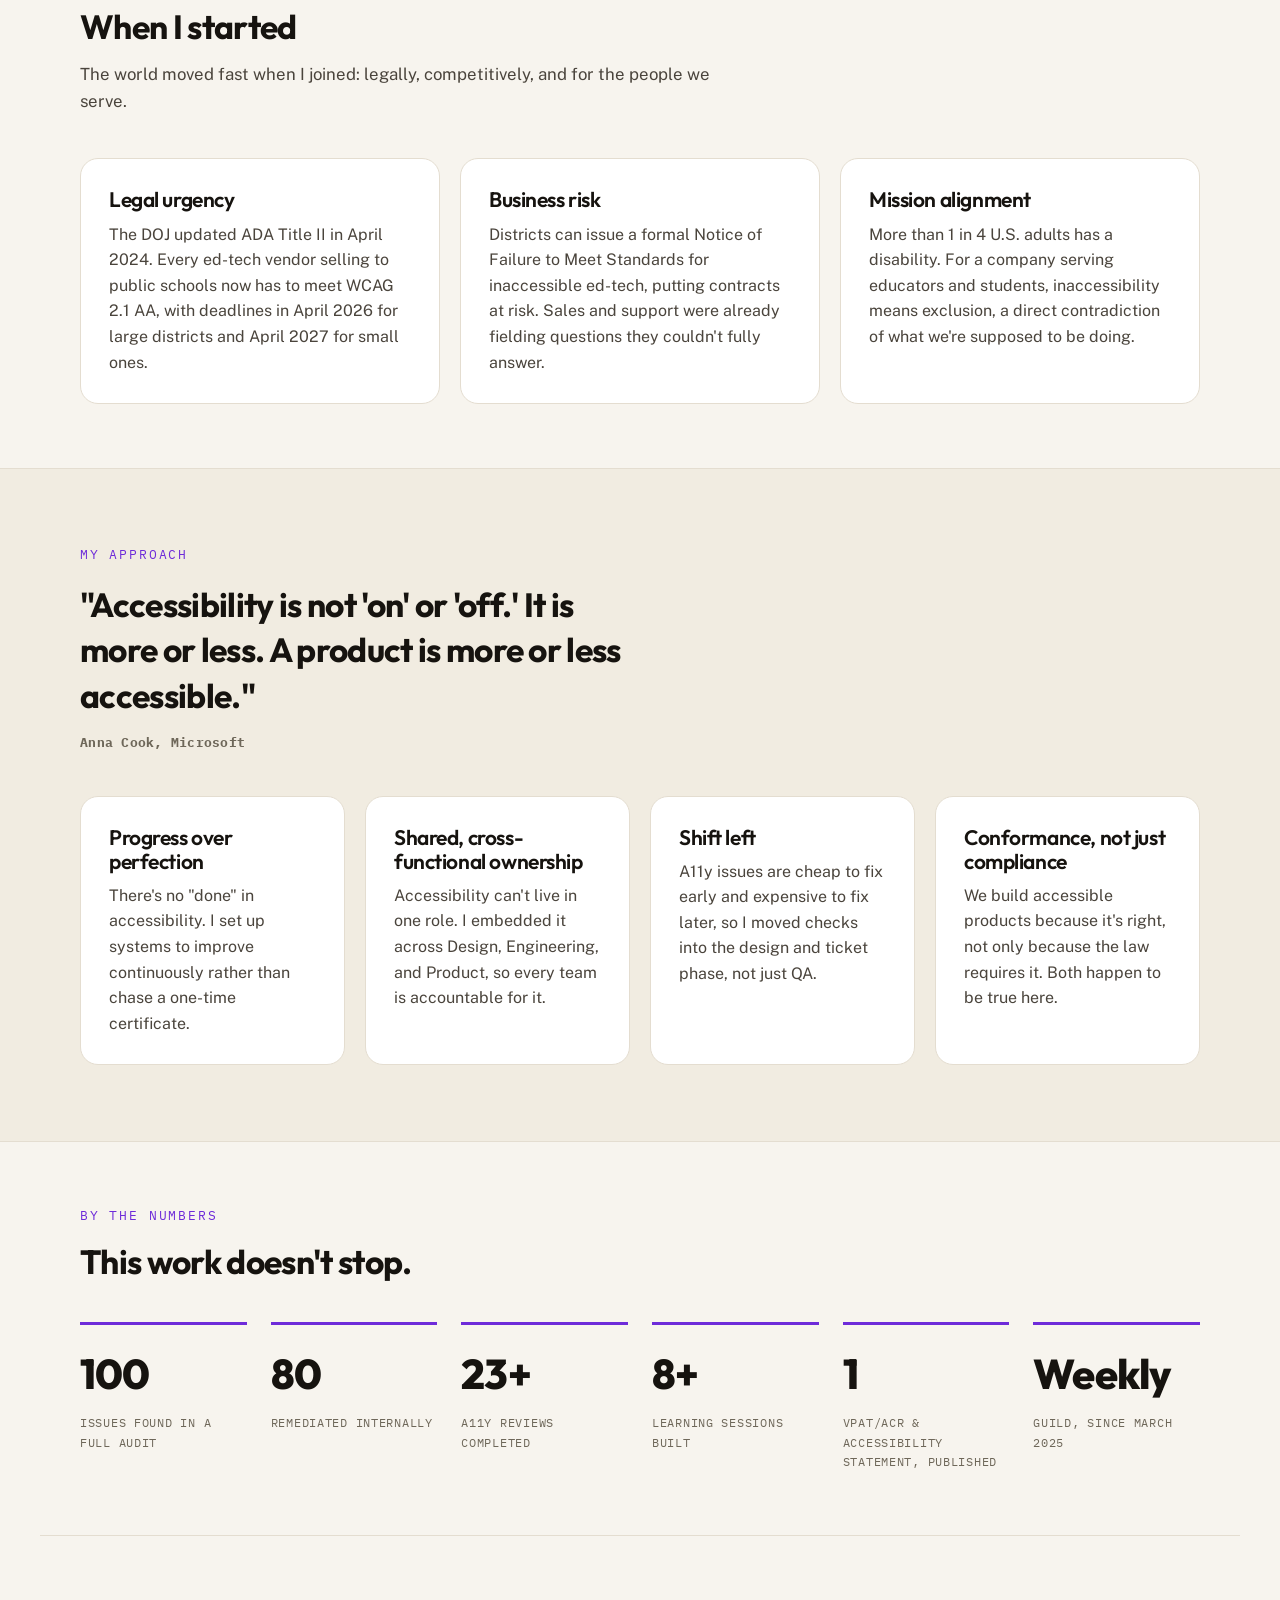
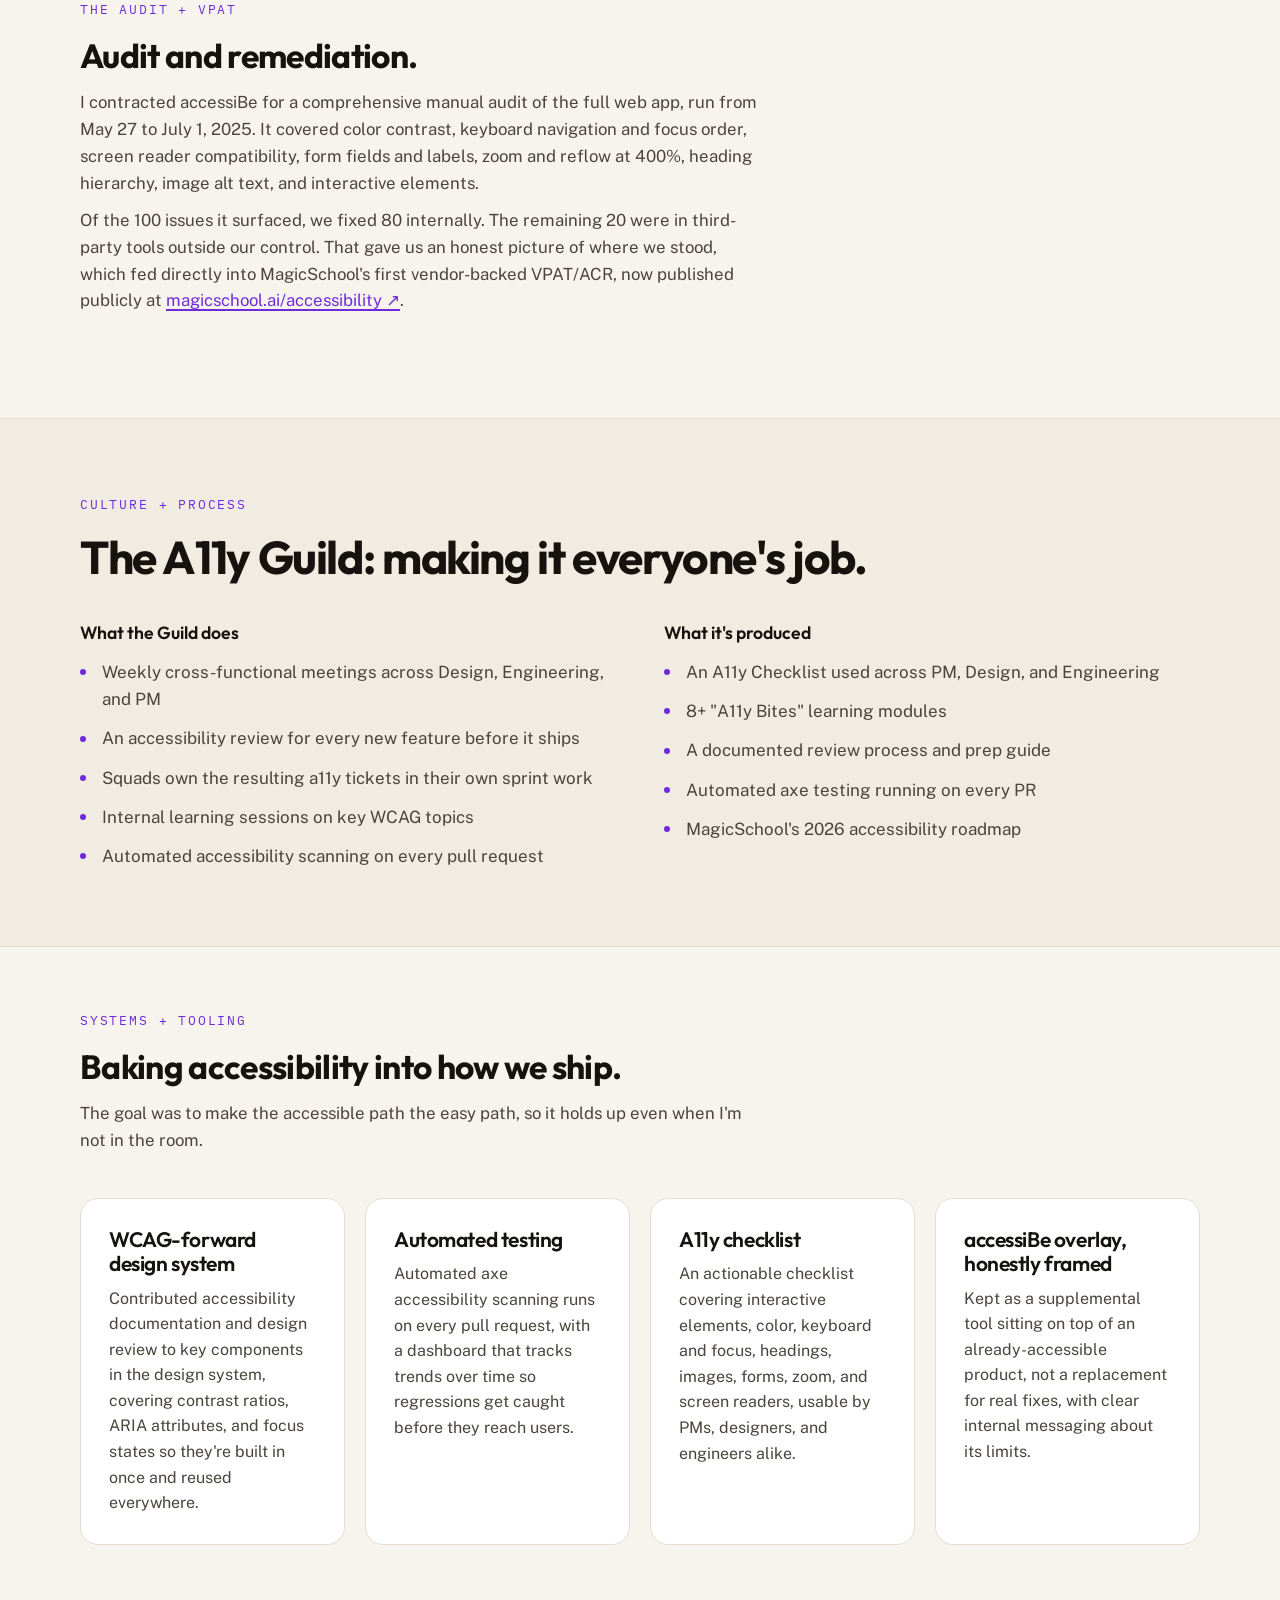
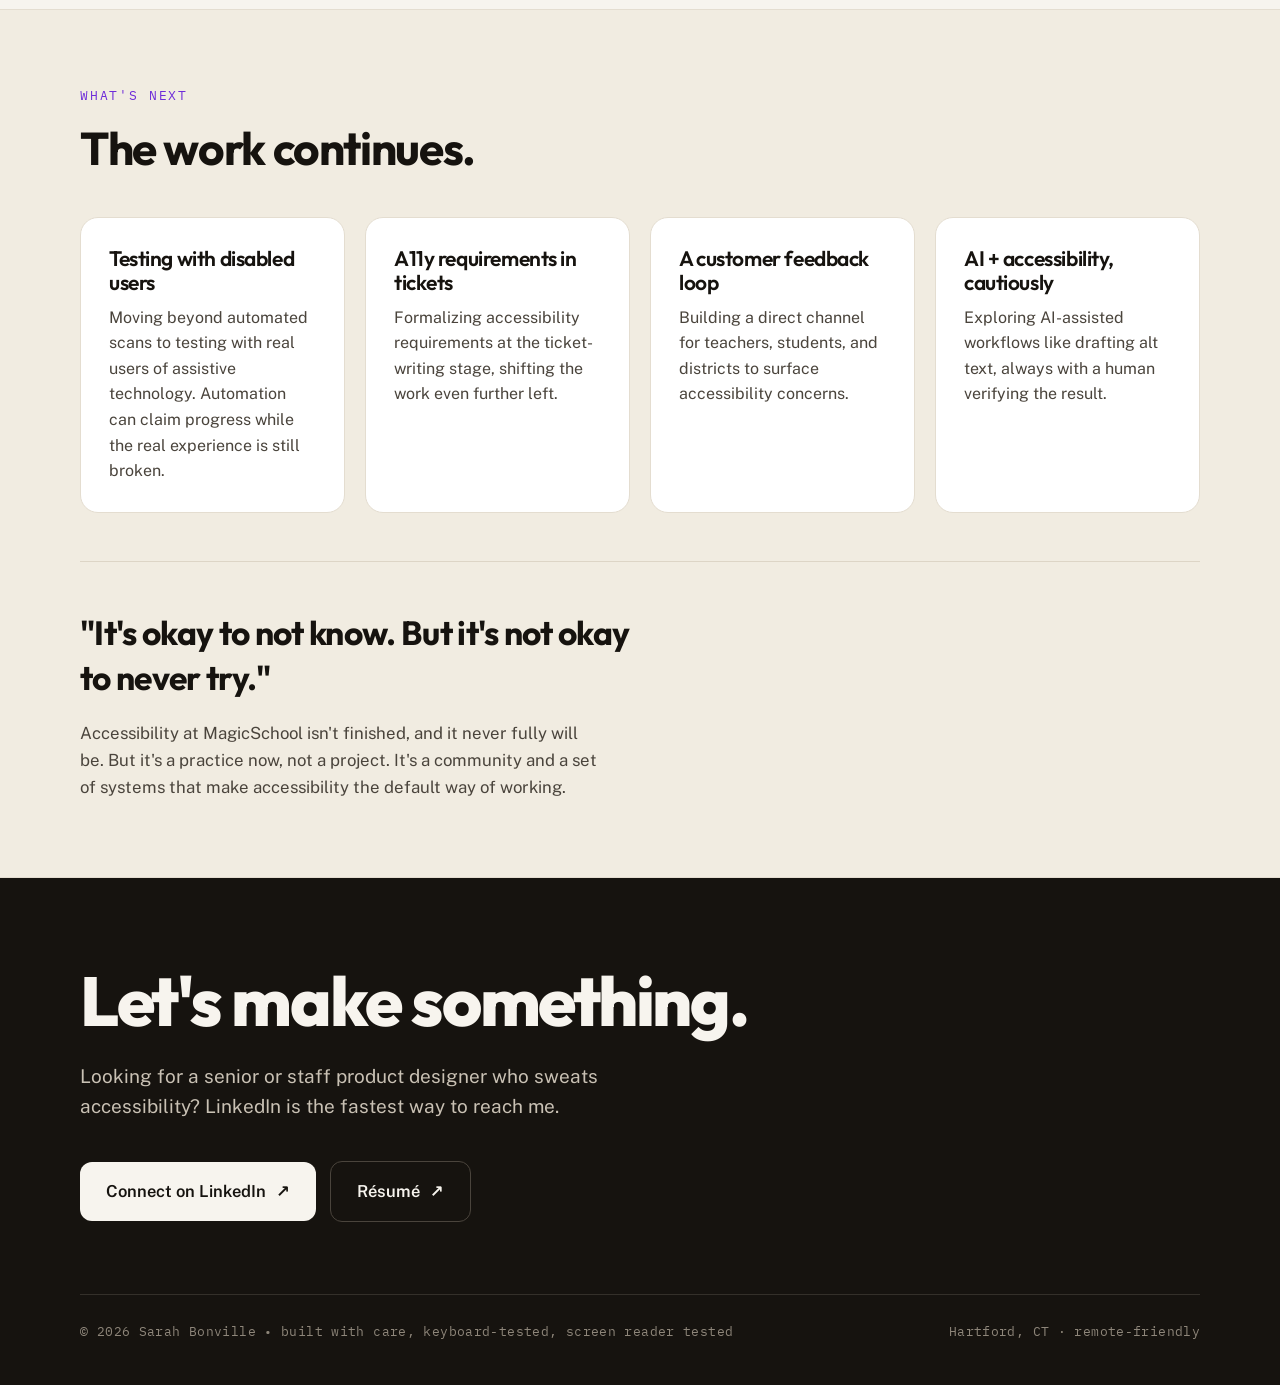
<file: work/accessibility-magicschool.html>
<!doctype html>
<html lang="en">
<head>
  <meta charset="UTF-8">
  <meta name="viewport" content="width=device-width, initial-scale=1.0">
  <title>Accessibility at MagicSchool · Sarah Bonville</title>
  <meta name="description" content="How Sarah Bonville built MagicSchool's accessibility practice from the ground up: strategy, culture, tooling, process, and conformance.">
  <link rel="icon" href="../images/favicon.svg" type="image/svg+xml">
  <link rel="icon" href="../favicon.ico" sizes="any">
  <link rel="apple-touch-icon" href="../images/apple-touch-icon.png">
  <link rel="stylesheet" href="../css/styles.css">
</head>
<body>

  <a href="#main-content" class="skip-link">Skip to main content</a>

  <header class="site-header">
    <nav class="site-nav">
      <a class="site-nav__logo" href="/">Sarah Bonville</a>
      <div class="site-nav__links">
        <a href="/#work">Work</a>
        <a href="/#approach">A11y</a>
        <a href="/#experience">Experience</a>
        <a href="/#about">About</a>
        <a href="/#contact" class="site-nav__cta">Get in touch</a>
      </div>
    </nav>
  </header>

  <main id="main-content" tabindex="-1">
    <section class="case-hero">
      <div class="container">
        <h1>Building accessibility</h1>
        <p class="case-hero__subhead">from the ground up, at MagicSchool</p>
      </div>
    </section>

    <section class="case-study-section">
      <div class="overview-grid">
        <div>
          <span class="eyebrow">Project Overview</span>
          <p>
            I joined MagicSchool in January 2025 as the company's second product design hire, and
            their first accessibility hire. MagicSchool is an AI-driven ed-tech platform used by millions
            of educators and students, and when I started, there was no formal accessibility
            practice at all. They had a self-reported VPAT, no vendor-backed audit, and no dedicated
            a11y expertise on the team. In under two years, I built an a11y program from scratch:
            strategy, culture, tooling, process, and conformance.
          </p>
        </div>

        <div>
          <span class="eyebrow">My Contributions</span>
          <p>Some of the bigger pieces of that work:</p>
          <ul>
            <li>Founded and run a weekly, cross-functional <strong>Accessibility Guild</strong> spanning Design, Engineering, and Product.</li>
            <li><strong>Led a full manual accessibility audit</strong>, then partnered with engineering to remediate 80 of the 100 issues it surfaced, and published MagicSchool's first <strong>vendor-backed VPAT/ACR</strong>.</li>
            <li><strong>Contributed accessibility documentation and design reviews</strong> to the design system, covering contrast, ARIA, and focus states for key components.</li>
            <li>Ran <strong>23+ cross-functional accessibility reviews</strong> covering nearly every major feature area.</li>
            <li><strong>Led accessibility learning sessions</strong> across Design, Engineering, and Product to build shared working knowledge of key WCAG topics.</li>
          </ul>
        </div>
      </div>
    </section>

    <section class="full-width-image full-width-image--purple">
      <div class="container">
        <img src="../images/a11y-cover.png" alt="">
      </div>
    </section>

    <section class="case-study-section">
      <div class="case-study-intro">
        <span class="eyebrow">Why it mattered</span>
        <h2>When I started</h2>
        <p>The world moved fast when I joined: legally, competitively, and for the people we serve.</p>
      </div>

      <div class="approach-grid">
        <div class="approach-card">
          <h3>Legal urgency</h3>
          <p>The DOJ updated ADA Title II in April 2024. Every ed-tech vendor selling to public schools now has to meet WCAG 2.1 AA, with deadlines in April 2026 for large districts and April 2027 for small ones.</p>
        </div>
        <div class="approach-card">
          <h3>Business risk</h3>
          <p>Districts can issue a formal Notice of Failure to Meet Standards for inaccessible ed-tech, putting contracts at risk. Sales and support were already fielding questions they couldn't fully answer.</p>
        </div>
        <div class="approach-card">
          <h3>Mission alignment</h3>
          <p>More than 1 in 4 U.S. adults has a disability. For a company serving educators and students, inaccessibility means exclusion, a direct contradiction of what we're supposed to be doing.</p>
        </div>
      </div>
    </section>

    <section class="section-band">
      <div class="section-band__inner">
        <span class="eyebrow">My approach</span>
        <p class="pull-quote">"Accessibility is not 'on' or 'off.' It is more or less. A product is more or less accessible."<span class="pull-quote__cite">Anna Cook, Microsoft</span></p>

        <div class="approach-grid" style="margin-top: 44px;">
          <div class="approach-card">
            <h3>Progress over perfection</h3>
            <p>There's no "done" in accessibility. I set up systems to improve continuously rather than chase a one-time certificate.</p>
          </div>
          <div class="approach-card">
            <h3>Shared, cross-functional ownership</h3>
            <p>Accessibility can't live in one role. I embedded it across Design, Engineering, and Product, so every team is accountable for it.</p>
          </div>
          <div class="approach-card">
            <h3>Shift left</h3>
            <p>A11y issues are cheap to fix early and expensive to fix later, so I moved checks into the design and ticket phase, not just QA.</p>
          </div>
          <div class="approach-card">
            <h3>Conformance, not just compliance</h3>
            <p>We build accessible products because it's right, not only because the law requires it. Both happen to be true here.</p>
          </div>
        </div>
      </div>
    </section>

    <section class="case-study-section">
      <div class="case-study-intro">
        <span class="eyebrow">By the numbers</span>
        <h2>This work doesn't stop.</h2>
      </div>

      <div class="stat-grid">
        <div class="stat-card">
          <span class="stat-card__number">100</span>
          <span class="stat-card__label">Issues found in a full audit</span>
        </div>
        <div class="stat-card">
          <span class="stat-card__number">80</span>
          <span class="stat-card__label">Remediated internally</span>
        </div>
        <div class="stat-card">
          <span class="stat-card__number">23+</span>
          <span class="stat-card__label">A11y reviews completed</span>
        </div>
        <div class="stat-card">
          <span class="stat-card__number">8+</span>
          <span class="stat-card__label">Learning sessions built</span>
        </div>
        <div class="stat-card">
          <span class="stat-card__number">1</span>
          <span class="stat-card__label">VPAT/ACR &amp; accessibility statement, published</span>
        </div>
        <div class="stat-card">
          <span class="stat-card__number">Weekly</span>
          <span class="stat-card__label">Guild, since March 2025</span>
        </div>
      </div>
    </section>

    <section class="case-study-section">
      <div class="case-study-intro">
        <span class="eyebrow">The audit + VPAT</span>
        <h2>Audit and remediation.</h2>
        <p>I contracted accessiBe for a comprehensive manual audit of the full web app, run from May 27 to July 1, 2025. It covered color contrast, keyboard navigation and focus order, screen reader compatibility, form fields and labels, zoom and reflow at 400%, heading hierarchy, image alt text, and interactive elements.</p>
        <p>Of the 100 issues it surfaced, we fixed 80 internally. The remaining 20 were in third-party tools outside our control. That gave us an honest picture of where we stood, which fed directly into MagicSchool's first vendor-backed VPAT/ACR, now published publicly at <a href="https://magicschool.ai/accessibility" target="_blank" rel="noopener noreferrer" aria-label="magicschool.ai/accessibility (opens in new window)">magicschool.ai/accessibility <span aria-hidden="true">↗</span></a>.</p>
      </div>
    </section>

    <section class="section-band">
      <div class="section-band__inner">
        <span class="eyebrow">Culture + process</span>
        <h2 class="section-heading" style="max-width: none;">The A11y Guild: making it everyone's job.</h2>
        <div class="overview-grid" style="margin-top: 40px;">
          <div>
            <h3 style="font-weight: 600; font-size: 1.1rem; margin-bottom: 12px;">What the Guild does</h3>
            <ul>
              <li>Weekly cross-functional meetings across Design, Engineering, and PM</li>
              <li>An accessibility review for every new feature before it ships</li>
              <li>Squads own the resulting a11y tickets in their own sprint work</li>
              <li>Internal learning sessions on key WCAG topics</li>
              <li>Automated accessibility scanning on every pull request</li>
            </ul>
          </div>
          <div>
            <h3 style="font-weight: 600; font-size: 1.1rem; margin-bottom: 12px;">What it's produced</h3>
            <ul>
              <li>An A11y Checklist used across PM, Design, and Engineering</li>
              <li>8+ "A11y Bites" learning modules</li>
              <li>A documented review process and prep guide</li>
              <li>Automated axe testing running on every PR</li>
              <li>MagicSchool's 2026 accessibility roadmap</li>
            </ul>
          </div>
        </div>
      </div>
    </section>

    <section class="case-study-section">
      <div class="case-study-intro">
        <span class="eyebrow">Systems + tooling</span>
        <h2>Baking accessibility into how we ship.</h2>
        <p>The goal was to make the accessible path the easy path, so it holds up even when I'm not in the room.</p>
      </div>

      <div class="approach-grid">
        <div class="approach-card">
          <h3>WCAG-forward design system</h3>
          <p>Contributed accessibility documentation and design review to key components in the design system, covering contrast ratios, ARIA attributes, and focus states so they're built in once and reused everywhere.</p>
        </div>
        <div class="approach-card">
          <h3>Automated testing</h3>
          <p>Automated axe accessibility scanning runs on every pull request, with a dashboard that tracks trends over time so regressions get caught before they reach users.</p>
        </div>
        <div class="approach-card">
          <h3>A11y checklist</h3>
          <p>An actionable checklist covering interactive elements, color, keyboard and focus, headings, images, forms, zoom, and screen readers, usable by PMs, designers, and engineers alike.</p>
        </div>
        <div class="approach-card">
          <h3>accessiBe overlay, honestly framed</h3>
          <p>Kept as a supplemental tool sitting on top of an already-accessible product, not a replacement for real fixes, with clear internal messaging about its limits.</p>
        </div>
      </div>
    </section>

    <section class="section-band">
      <div class="section-band__inner">
        <span class="eyebrow">What's next</span>
        <h2 class="section-heading" style="max-width: none;">The work continues.</h2>
        <div class="approach-grid" style="margin-top: 44px;">
          <div class="approach-card">
            <h3>Testing with disabled users</h3>
            <p>Moving beyond automated scans to testing with real users of assistive technology. Automation can claim progress while the real experience is still broken.</p>
          </div>
          <div class="approach-card">
            <h3>A11y requirements in tickets</h3>
            <p>Formalizing accessibility requirements at the ticket-writing stage, shifting the work even further left.</p>
          </div>
          <div class="approach-card">
            <h3>A customer feedback loop</h3>
            <p>Building a direct channel for teachers, students, and districts to surface accessibility concerns.</p>
          </div>
          <div class="approach-card">
            <h3>AI + accessibility, cautiously</h3>
            <p>Exploring AI-assisted workflows like drafting alt text, always with a human verifying the result.</p>
          </div>
        </div>

        <hr style="border: none; border-top: 1px solid var(--color-line-alt); margin: 48px 0;">

        <p class="pull-quote">"It's okay to not know. But it's not okay to never try."</p>
        <p style="margin-top: 20px; max-width: 52ch; color: var(--color-body); font-size: 1.05rem;">Accessibility at MagicSchool isn't finished, and it never fully will be. But it's a practice now, not a project. It's a community and a set of systems that make accessibility the default way of working.</p>
      </div>
    </section>
  </main>

  <footer id="contact" class="site-footer">
    <div class="site-footer__inner">
      <h2>Let's make something.</h2>
      <p class="site-footer__intro">Looking for a senior or staff product designer who sweats accessibility? LinkedIn is the fastest way to reach me.</p>
      <div class="site-footer__buttons">
        <a href="https://www.linkedin.com/in/sarah-bonville-123pd/" target="_blank" rel="noopener noreferrer" class="btn btn--primary">Connect on LinkedIn <span aria-hidden="true">↗</span></a>
        <a href="https://www.figma.com/proto/pdY0xi0nJLHJRjoecqbl7G/Resume--Portfolio-?node-id=1-7&t=blmMRN3ILXoQI2n8-1" target="_blank" rel="noopener noreferrer" class="btn btn--secondary">Résumé <span aria-hidden="true">↗</span></a>
      </div>
      <div class="site-footer__meta">
        <span>© 2026 Sarah Bonville • built with care, keyboard-tested, screen reader tested</span>
        <span>Hartford, CT · remote-friendly</span>
      </div>
    </div>
  </footer>

</body>
</html>
</file>
<file: css/styles.css>
/* ==========================================================================
   Sarah Bonville Portfolio — Stylesheet
   Design system: "accessibility as visible craft" (2026 redesign)
   ========================================================================== */

@import url('https://fonts.googleapis.com/css2?family=Outfit:wght@400;500;600;700;800&family=Public+Sans:ital,wght@0,400;0,500;0,600;1,400&family=IBM+Plex+Mono:wght@400;500&display=swap');

:root {
  /* --- Color tokens --- */
  --color-paper: #f7f4ee;
  --color-paper-alt: #f1ece1;
  --color-surface: #ffffff;
  --color-ink: #16130f;
  --color-ink-2: #2a251e;
  --color-body: #4a443c;
  --color-muted: #6e6759;
  --color-muted-dark: #8e867a;
  --color-footer-body: #c9c1b4;
  --color-line: #e4ddd0;
  --color-line-alt: #ddd5c6;

  --color-accent: #6e2bd9;
  --color-accent-indigo: #4b34d4;
  --color-accent-magenta: #c2189a;
  --color-accent-coral: #b0341c;

  --color-coral-tint-bg: #ffe9e4;
  --color-coral-tint-border: #ffc7bb;
  --color-purple-tint-bg: #efe3ff;
  --color-purple-tint-border: #d3bbff;
  --color-purple-tint-text: #5a20b8;

  --color-success: #2e7d57;
  --color-footer-hover: #c9a8ff;
  --color-secondary-hover: #efe9dd;

  --color-dark-card-bg: #2e2822;
  --color-dark-card-border: #4a443c;
  --color-footer-line: #34302a;
  --color-roots-border: #cfc6b5;
  --color-roots-text: #9a9285;

  --font-display: 'Outfit', system-ui, sans-serif;
  --font-body: 'Public Sans', system-ui, sans-serif;
  --font-mono: 'IBM Plex Mono', ui-monospace, monospace;

  --max-width: 1200px;
}

/* --- Reset --- */
*,
*::before,
*::after {
  box-sizing: border-box;
}

html {
  scroll-behavior: smooth;
  -webkit-text-size-adjust: 100%;
}

body {
  margin: 0;
  background: var(--color-paper);
  color: var(--color-ink);
  font-family: var(--font-body);
  font-size: 17px;
  line-height: 1.6;
  -webkit-font-smoothing: antialiased;
}

img {
  max-width: 100%;
  display: block;
}

a {
  color: var(--color-accent);
  text-decoration-thickness: 1.5px;
  text-underline-offset: 3px;
}

a:hover {
  color: var(--color-accent-magenta);
}

ul,
ol {
  margin: 0;
  padding: 0;
  list-style: none;
}

h1, h2, h3, h4 {
  font-family: var(--font-display);
  line-height: 1.15;
  margin: 0;
}

p {
  margin: 0;
}

:focus-visible {
  outline: 3px solid var(--color-accent);
  outline-offset: 3px;
  border-radius: 2px;
}

.container {
  width: 100%;
  max-width: var(--max-width);
  margin: 0 auto;
  padding: 0 40px;
}

.sr-only {
  position: absolute;
  width: 1px;
  height: 1px;
  padding: 0;
  margin: -1px;
  overflow: hidden;
  clip: rect(0, 0, 0, 0);
  white-space: nowrap;
  border: 0;
}

.eyebrow {
  display: block;
  font-family: var(--font-mono);
  font-size: 13px;
  font-weight: 400;
  letter-spacing: 0.14em;
  text-transform: uppercase;
  color: var(--color-accent);
  margin: 0 0 16px;
}

/* --- Skip link --- */
.skip-link {
  position: absolute;
  left: 24px;
  top: -60px;
  z-index: 20;
  background: var(--color-ink);
  color: var(--color-paper);
  padding: 12px 18px;
  border-radius: 8px;
  font-weight: 600;
  font-size: 15px;
  text-decoration: none;
  transition: top 0.15s ease;
}

.skip-link:focus-visible {
  top: 20px;
}

/* --- Buttons --- */
.btn {
  display: inline-flex;
  align-items: center;
  gap: 10px;
  padding: 16px 26px;
  border-radius: 12px;
  font-weight: 600;
  font-size: 16.5px;
  text-decoration: none;
  transition: background-color 0.15s ease, border-color 0.15s ease;
}

.btn--primary {
  background: var(--color-accent);
  color: #fff;
}

.btn--primary:hover,
.btn--primary:focus-visible {
  background: var(--color-ink);
  color: #fff;
}

.btn--secondary {
  border: 1.5px solid var(--color-ink);
  color: var(--color-ink);
}

.btn--secondary:hover,
.btn--secondary:focus-visible {
  background: var(--color-secondary-hover);
  color: var(--color-ink);
}

/* --- Pills / chips --- */
.pill {
  display: inline-flex;
  align-items: center;
  gap: 9px;
  border-radius: 999px;
  padding: 9px 16px;
  font-size: 13.5px;
  font-weight: 600;
  font-family: var(--font-mono);
  letter-spacing: 0.04em;
  text-transform: uppercase;
  flex-shrink: 0;
}

.pill--purple {
  background: var(--color-purple-tint-bg);
  color: var(--color-purple-tint-text);
}

.pill--coral {
  background: var(--color-coral-tint-bg);
  color: var(--color-accent-coral);
}

.pill--soon {
  background: var(--color-paper-alt);
  color: var(--color-muted);
  padding: 6px 11px;
  font-size: 11px;
  letter-spacing: 0.08em;
}

.pill--small {
  padding: 6px 11px;
  font-size: 11px;
  letter-spacing: 0.08em;
}

.chip {
  display: inline-block;
  font-family: var(--font-mono);
  font-size: 12px;
  font-weight: 500;
  color: var(--color-ink);
  border-radius: 7px;
  padding: 5px 10px;
  margin-bottom: 18px;
}

.chip--purple {
  background: var(--color-purple-tint-bg);
  border: 1px solid var(--color-purple-tint-border);
}

.chip--coral {
  background: var(--color-coral-tint-bg);
  border: 1px solid var(--color-coral-tint-border);
}

.chip--focus {
  background: #fff;
  outline: 2.5px solid var(--color-accent);
  outline-offset: 2px;
}

.chip--dark {
  color: var(--color-paper);
  background: var(--color-dark-card-bg);
  border: 1px solid var(--color-dark-card-border);
}

/* --- Header / nav --- */
.site-header {
  position: sticky;
  top: 0;
  z-index: 10;
  background: rgba(247, 244, 238, 0.92);
  backdrop-filter: blur(8px);
  -webkit-backdrop-filter: blur(8px);
  border-bottom: 1px solid var(--color-line);
}

.site-nav {
  display: flex;
  align-items: center;
  justify-content: space-between;
  gap: 24px;
  padding: 18px 40px;
}

.site-nav__logo {
  font-family: var(--font-display);
  font-weight: 700;
  font-size: 19px;
  letter-spacing: -0.02em;
  color: var(--color-ink);
  text-decoration: none;
}

.site-nav__links {
  display: flex;
  align-items: center;
  gap: 28px;
}

.site-nav__links a {
  font-family: var(--font-body);
  font-size: 15px;
  font-weight: 500;
  color: var(--color-ink);
  text-decoration: none;
  transition: color 0.15s ease;
}

.site-nav__links a:hover,
.site-nav__links a:focus-visible {
  color: var(--color-accent);
}

.site-nav__cta {
  display: inline-flex;
  align-items: center;
  gap: 8px;
  background: var(--color-ink);
  color: var(--color-paper) !important;
  padding: 10px 18px;
  border-radius: 999px;
  font-size: 15px;
  font-weight: 600;
  text-decoration: none;
  transition: background-color 0.15s ease;
}

.site-nav__cta:hover,
.site-nav__cta:focus-visible {
  background: var(--color-accent);
}

/* --- Hero --- */
.hero {
  max-width: var(--max-width);
  margin: 0 auto;
  padding: 96px 40px 72px;
  display: grid;
  grid-template-columns: minmax(0, 1.55fr) minmax(0, 1fr);
  gap: 64px;
  align-items: start;
}

.hero__chip {
  display: inline-flex;
  align-items: center;
  gap: 10px;
  border: 1.5px dashed var(--color-accent);
  color: var(--color-accent);
  padding: 7px 14px;
  border-radius: 999px;
  font-family: var(--font-mono);
  font-size: 12.5px;
  letter-spacing: 0.06em;
  text-transform: uppercase;
  margin-bottom: 28px;
}

.hero__chip-dot {
  width: 8px;
  height: 8px;
  border-radius: 50%;
  background: var(--color-success);
  display: inline-block;
}

.hero h1 {
  font-weight: 800;
  font-size: clamp(40px, 5.4vw, 72px);
  line-height: 0.98;
  letter-spacing: -0.035em;
}

.role-rotator {
  font-family: var(--font-display);
  font-weight: 800;
  font-size: clamp(38px, 5.1vw, 72px);
  line-height: 1.0;
  letter-spacing: -0.035em;
  margin-top: 4px;
  cursor: default;
}

.role-rotator__inner {
  display: inline-block;
}

.role-rotator__line {
  display: block;
}

.role-rotator__punct {
  color: var(--color-ink);
}

@keyframes fadeUpA {
  from { opacity: 0; transform: translateY(8px); }
  to { opacity: 1; transform: none; }
}

@keyframes fadeUpB {
  from { opacity: 0; transform: translateY(8px); }
  to { opacity: 1; transform: none; }
}

.role-rotator__inner.is-anim-a {
  animation: fadeUpA 340ms ease both;
}

.role-rotator__inner.is-anim-b {
  animation: fadeUpB 340ms ease both;
}

@media (prefers-reduced-motion: reduce) {
  .role-rotator__inner.is-anim-a,
  .role-rotator__inner.is-anim-b {
    animation: none;
  }
}

.hero__intro {
  max-width: 44ch;
  font-size: 19.5px;
  line-height: 1.62;
  color: var(--color-body);
  margin-top: 28px;
  text-wrap: pretty;
}

.hero__buttons {
  display: flex;
  flex-wrap: wrap;
  gap: 14px;
  margin-top: 36px;
}

.hero__footnote {
  font-family: var(--font-mono);
  font-size: 12.5px;
  color: var(--color-muted);
  margin: 22px 0 0;
  letter-spacing: 0.02em;
}

.hero__media {
  display: flex;
  flex-direction: column;
  gap: 34px;
  padding-top: 6px;
}

.hero__portrait {
  position: relative;
}

.hero__portrait img {
  width: 100%;
  height: auto;
  mix-blend-mode: multiply;
}

.hero__portrait-tag {
  position: absolute;
  right: 0;
  bottom: -14px;
  background: var(--color-ink);
  color: var(--color-paper);
  font-family: var(--font-mono);
  font-size: 11.5px;
  padding: 6px 11px;
  border-radius: 7px;
  letter-spacing: 0.03em;
}

.hero__now {
  padding-left: 18px;
  border-left: 2px solid var(--color-purple-tint-border);
}

.hero__now-label {
  font-family: var(--font-mono);
  font-size: 11.5px;
  letter-spacing: 0.1em;
  text-transform: uppercase;
  color: var(--color-muted);
  margin: 0 0 12px;
}

.hero__now p:last-child {
  margin: 0;
  font-size: 16.5px;
  line-height: 1.55;
  color: var(--color-ink-2);
}

/* --- Section shared --- */
.section-band {
  border-top: 1px solid var(--color-line);
  border-bottom: 1px solid var(--color-line);
  background: var(--color-paper-alt);
}

.section-band__inner {
  max-width: var(--max-width);
  margin: 0 auto;
  padding: 76px 40px;
}

.section-heading {
  font-weight: 700;
  font-size: clamp(30px, 3.6vw, 46px);
  line-height: 1.1;
  letter-spacing: -0.03em;
  max-width: 22ch;
}

.section-band__intro {
  max-width: 60ch;
  margin-top: 20px;
  font-size: 17px;
  line-height: 1.6;
  color: var(--color-body);
}

/* --- Approach --- */
.approach-grid {
  display: grid;
  grid-template-columns: repeat(auto-fit, minmax(258px, 1fr));
  gap: 20px;
  margin-top: 44px;
}

.approach-card {
  background: #fff;
  border: 1.5px solid var(--color-line);
  border-radius: 18px;
  padding: 28px;
  transition: border-color 0.15s ease;
}

a.approach-card:hover {
  border-color: var(--color-accent);
}

.approach-card h3 {
  font-weight: 600;
  font-size: 21px;
  letter-spacing: -0.02em;
  margin: 0 0 10px;
}

.approach-card p {
  font-size: 16px;
  line-height: 1.6;
  color: var(--color-body);
}

.approach-card--dark {
  background: var(--color-ink);
  border-color: var(--color-ink);
  color: var(--color-paper);
  padding: 0;
  overflow: hidden;
  display: flex;
  flex-direction: column;
  text-decoration: none;
  outline: 2px solid transparent;
  outline-offset: 3px;
  transition: border-color 0.15s ease, outline-color 0.15s ease;
}

a.approach-card--dark:hover,
a.approach-card--dark:focus-visible {
  border-color: var(--color-accent);
  outline-color: var(--color-accent);
}

.approach-card--dark__media {
  height: 200px;
  overflow: hidden;
  background: var(--color-dark-card-bg);
}

.approach-card--dark__media img {
  display: block;
  width: 100%;
  height: 100%;
  object-fit: cover;
}

.approach-card--dark__body {
  padding: 28px;
  display: flex;
  flex-direction: column;
  flex: 1;
}

.approach-card--dark .chip {
  align-self: flex-start;
}

.approach-card--dark__company {
  display: block;
  font-family: var(--font-mono);
  font-size: 13px;
  font-weight: 500;
  letter-spacing: 0.08em;
  text-transform: uppercase;
  color: var(--color-footer-hover);
  margin-bottom: 8px;
}

.approach-card--dark p {
  color: var(--color-footer-body);
  margin-bottom: 20px;
}

.approach-card--dark:hover h3,
.approach-card--dark:focus-visible h3 {
  color: #f0a8dd;
}

.approach-card--dark__link {
  margin-top: auto;
  display: inline-flex;
  align-items: center;
  gap: 8px;
  color: var(--color-footer-hover);
  font-family: var(--font-mono);
  font-size: 12.5px;
  letter-spacing: 0.06em;
  text-transform: uppercase;
  font-weight: 500;
  text-decoration: underline;
  text-underline-offset: 4px;
}

/* --- Featured work --- */
.featured {
  max-width: var(--max-width);
  margin: 0 auto;
  padding: 88px 40px 40px;
  border-top: 1px solid var(--color-line);
}

.featured__header {
  display: flex;
  align-items: flex-end;
  justify-content: space-between;
  gap: 32px;
  flex-wrap: wrap;
  margin-bottom: 44px;
}

.featured__header h2 {
  font-weight: 700;
  font-size: clamp(32px, 4vw, 52px);
  line-height: 1.05;
  letter-spacing: -0.03em;
}

.featured__note {
  font-family: var(--font-mono);
  font-size: 12.5px;
  color: var(--color-muted);
  margin: 0;
  max-width: 26ch;
  line-height: 1.6;
}

.featured-grid {
  display: grid;
  grid-template-columns: repeat(2, minmax(0, 1fr));
  gap: 28px;
}

.featured-card {
  display: block;
  background: #fff;
  border: 1.5px solid var(--color-line);
  border-radius: 22px;
  overflow: hidden;
  text-decoration: none;
  color: inherit;
  transition: border-color 0.15s ease, outline-color 0.15s ease;
  outline: 2px solid transparent;
  outline-offset: 3px;
}

.featured-card:hover,
.featured-card:focus-visible {
  border-color: var(--color-accent);
  outline-color: var(--color-accent);
}

.featured-card__media {
  height: 300px;
  overflow: hidden;
  display: flex;
  align-items: center;
  justify-content: center;
}

.featured-card__media--navy {
  background: #0e1b32;
}

.featured-card__media--lavender {
  background: #efe9f7;
  padding: 24px;
}

.featured-card__media--blue {
  background: #e4edf5;
  padding: 24px;
}

.featured-card__media img {
  display: block;
  width: 100%;
  height: 100%;
  object-fit: contain;
}

.featured-card__media--lavender img {
  width: auto;
  max-width: 100%;
  max-height: 100%;
  border-radius: 10px;
  border: 1px solid #d8d0e6;
}

.featured-card__media--blue img {
  width: auto;
  max-width: 100%;
  max-height: 100%;
  border-radius: 10px;
  border: 1px solid #c3d4e3;
}

.featured-card__body {
  padding: 26px 28px 30px;
}

.featured-card__eyebrow {
  font-family: var(--font-mono);
  font-size: 12.5px;
  letter-spacing: 0.1em;
  text-transform: uppercase;
  color: var(--color-muted);
  margin: 0 0 10px;
}

.featured-card h3 {
  font-weight: 700;
  font-size: 26px;
  letter-spacing: -0.025em;
  margin: 0 0 12px;
}

.featured-card__body p {
  margin: 0 0 22px;
  font-size: 16.5px;
  line-height: 1.6;
  color: var(--color-body);
}

/* --- Everything else, by company --- */
.company-work {
  max-width: var(--max-width);
  margin: 0 auto;
  padding: 56px 40px 88px;
}

.company-work > h2 {
  font-weight: 700;
  font-size: clamp(26px, 3vw, 36px);
  letter-spacing: -0.025em;
  margin: 0 0 8px;
}

.company-work__intro {
  font-size: 17px;
  color: var(--color-body);
  margin: 0 0 40px;
  max-width: 52ch;
}

/* --- Quick samples (standalone horizontal card) --- */
.quick-samples-card {
  display: flex;
  align-items: stretch;
  background: #fff;
  border: 1.5px solid var(--color-line);
  border-radius: 16px;
  overflow: hidden;
  text-decoration: none;
  color: inherit;
  outline: 2px solid transparent;
  outline-offset: 3px;
  transition: border-color 0.15s ease, outline-color 0.15s ease;
  margin-bottom: 48px;
}

.quick-samples-card:hover,
.quick-samples-card:focus-visible {
  border-color: var(--color-accent);
  outline-color: var(--color-accent);
}

.quick-samples-card__media {
  width: 160px;
  flex-shrink: 0;
  overflow: hidden;
}

.quick-samples-card__media img {
  display: block;
  width: 100%;
  height: 100%;
  object-fit: cover;
}

.quick-samples-card__body {
  padding: 18px 24px;
  display: flex;
  align-items: center;
  justify-content: space-between;
  gap: 20px;
  flex: 1;
  min-width: 0;
}

.quick-samples-card__title {
  display: block;
  font-weight: 600;
  font-size: 17px;
  margin-bottom: 4px;
}

.quick-samples-card__desc {
  font-size: 14px;
  color: var(--color-muted);
  max-width: 46ch;
}

@media (max-width: 600px) {
  .quick-samples-card {
    flex-direction: column;
  }

  .quick-samples-card__media {
    width: 100%;
    height: 140px;
  }

  .quick-samples-card__body {
    flex-direction: column;
    align-items: flex-start;
    gap: 12px;
  }
}

.company-group__heading {
  display: flex;
  align-items: center;
  gap: 16px;
  margin: 0 0 22px;
}

.company-group__heading h3 {
  font-weight: 600;
  font-size: 20px;
  letter-spacing: -0.02em;
}

.company-group__rule {
  height: 1px;
  flex: 1;
  background: var(--color-line);
}

.company-group__dates {
  font-family: var(--font-mono);
  font-size: 11.5px;
  color: var(--color-muted);
  letter-spacing: 0.06em;
  text-transform: uppercase;
}

.company-grid {
  display: grid;
  grid-template-columns: repeat(3, minmax(0, 1fr));
  gap: 22px;
  margin-bottom: 56px;
}

.company-grid:last-child {
  margin-bottom: 0;
}

.company-card {
  display: block;
  background: #fff;
  border: 1.5px solid var(--color-line);
  border-radius: 16px;
  overflow: hidden;
  text-decoration: none;
  color: inherit;
  transition: border-color 0.15s ease, outline-color 0.15s ease;
  outline: 2px solid transparent;
  outline-offset: 3px;
}

a.company-card:hover,
a.company-card:focus-visible {
  border-color: var(--color-accent);
  outline-color: var(--color-accent);
}

.company-card__media {
  height: 170px;
  background: #e9e3d7;
  overflow: hidden;
}

.company-card__media img {
  width: 100%;
  height: 100%;
  object-fit: cover;
}

.company-card.is-soon .company-card__media img {
  opacity: 0.55;
}

.company-card__footer {
  padding: 16px 18px;
  display: flex;
  align-items: center;
  justify-content: space-between;
  gap: 12px;
}

.company-card__title {
  font-weight: 600;
  font-size: 16.5px;
}

/* --- Experience timeline --- */
.timeline-list {
  display: flex;
  flex-direction: column;
}

.timeline-row {
  display: grid;
  grid-template-columns: 132px 126px 1fr auto;
  gap: 24px;
  align-items: center;
  padding: 20px 0;
  border-top: 1px solid var(--color-line-alt);
}

.timeline-list li:last-child .timeline-row {
  border-bottom: 1px solid var(--color-line-alt);
}

.timeline-date {
  font-family: var(--font-mono);
  font-size: 13px;
  color: var(--color-muted);
  letter-spacing: 0.03em;
}

.timeline-logo {
  display: block;
  width: 126px;
  height: 38px;
  object-fit: contain;
  object-position: left center;
  mix-blend-mode: multiply;
}

.timeline-role strong {
  font-family: var(--font-display);
  font-weight: 600;
  font-size: 20px;
  letter-spacing: -0.02em;
}

.timeline-role span {
  color: var(--color-body);
  font-size: 16.5px;
}

.timeline-row--roots {
  grid-template-columns: 132px 126px 1fr;
  align-items: start;
  padding: 22px 0;
}

.timeline-roots-pill {
  display: inline-flex;
  align-items: center;
  height: 38px;
  padding: 0 12px;
  border: 1px dashed var(--color-roots-border);
  border-radius: 999px;
  font-family: var(--font-mono);
  font-size: 10.5px;
  color: var(--color-roots-text);
  letter-spacing: 0.08em;
}

.timeline-roots-body {
  display: block;
  margin-top: 8px;
  font-size: 16px;
  line-height: 1.6;
  color: var(--color-body);
}

/* --- About --- */
.about {
  max-width: var(--max-width);
  margin: 0 auto;
  padding: 88px 40px;
  display: grid;
  grid-template-columns: minmax(0, 1fr) minmax(0, 1.25fr);
  gap: 64px;
  align-items: start;
  border-top: 1px solid var(--color-line);
}

.about h2 {
  font-weight: 700;
  font-size: clamp(30px, 3.4vw, 42px);
  line-height: 1.08;
  letter-spacing: -0.03em;
}

.about__body p {
  text-wrap: pretty;
}

.about__body p:first-child {
  font-size: 20px;
  line-height: 1.62;
  color: var(--color-ink-2);
  margin: 0 0 20px;
}

.about__body p:not(:first-child) {
  font-size: 18px;
  line-height: 1.65;
  color: var(--color-body);
  margin: 0 0 20px;
}

.about__body p:last-child {
  margin-bottom: 0;
}

/* --- Footer / contact --- */
.site-footer {
  background: var(--color-ink);
  color: var(--color-paper);
}

.site-footer__inner {
  max-width: var(--max-width);
  margin: 0 auto;
  padding: 88px 40px 44px;
}

.site-footer h2 {
  font-weight: 800;
  font-size: clamp(36px, 5.4vw, 72px);
  line-height: 1.02;
  letter-spacing: -0.035em;
  max-width: 20ch;
}

.site-footer__intro {
  font-size: 19px;
  line-height: 1.6;
  color: var(--color-footer-body);
  margin: 24px 0 40px;
  max-width: 46ch;
}

.site-footer__buttons {
  display: flex;
  flex-wrap: wrap;
  gap: 14px;
  align-items: center;
}

.site-footer .btn--primary {
  background: var(--color-paper);
  color: var(--color-ink);
}

.site-footer .btn--primary:hover,
.site-footer .btn--primary:focus-visible {
  background: var(--color-footer-hover);
  color: var(--color-ink);
}

.site-footer .btn--secondary {
  border: 1.5px solid var(--color-dark-card-border);
  color: var(--color-paper);
}

.site-footer .btn--secondary:hover,
.site-footer .btn--secondary:focus-visible {
  background: transparent;
  border-color: var(--color-paper);
  color: var(--color-paper);
}

.site-footer__meta {
  display: flex;
  flex-wrap: wrap;
  gap: 20px;
  justify-content: space-between;
  align-items: center;
  margin-top: 72px;
  padding-top: 26px;
  border-top: 1px solid var(--color-footer-line);
  font-family: var(--font-mono);
  font-size: 12.5px;
  color: var(--color-muted-dark);
  letter-spacing: 0.03em;
}

/* ==========================================================================
   Case study page
   ========================================================================== */

.case-hero {
  padding: 72px 0 56px;
}

.case-hero h1 {
  font-weight: 800;
  font-size: clamp(2.4rem, 6vw, 3.6rem);
  margin-bottom: 8px;
  letter-spacing: -0.03em;
}

.case-hero__subhead {
  font-family: var(--font-display);
  font-weight: 500;
  font-size: clamp(1.1rem, 2.4vw, 1.4rem);
  color: var(--color-body);
}

.case-study-section {
  max-width: var(--max-width);
  margin: 0 auto;
  padding: 64px 40px;
}

.case-study-section + .case-study-section {
  border-top: 1px solid var(--color-line);
}

.overview-grid {
  display: grid;
  grid-template-columns: repeat(2, 1fr);
  gap: 48px;
}

.overview-grid p {
  color: var(--color-body);
}

.overview-grid ul {
  margin-top: 16px;
  display: flex;
  flex-direction: column;
  gap: 12px;
}

.overview-grid li {
  color: var(--color-body);
  padding-left: 22px;
  position: relative;
}

.overview-grid li::before {
  content: '';
  position: absolute;
  left: 0;
  top: 0.6em;
  width: 6px;
  height: 6px;
  border-radius: 50%;
  background: var(--color-accent);
}

.full-width-image {
  border-top: 1px solid var(--color-line);
  background-color: #12182b;
  padding: 48px 0;
}

.full-width-image--purple {
  background-color: #d4c2fb;
}

.full-width-image--purple img {
  max-width: 480px;
  margin: 0 auto;
}

.full-width-image img {
  width: 100%;
  height: auto;
  display: block;
  margin: 0 auto;
}

.annotations-intro {
  max-width: 68ch;
  margin-bottom: 48px;
}

.annotations-intro h2 {
  font-weight: 700;
  font-size: clamp(1.6rem, 3vw, 2.1rem);
  margin-bottom: 14px;
  letter-spacing: -0.02em;
}

.annotations-intro p {
  color: var(--color-body);
  font-size: 1.05rem;
  margin-top: 10px;
}

.annotation-block {
  margin-bottom: 48px;
}

.annotation-block:last-child {
  margin-bottom: 0;
}

.annotation-block h3 {
  font-weight: 600;
  font-size: 1.15rem;
  margin-bottom: 16px;
}

.annotation-block img {
  border: 1px solid var(--color-line);
  border-radius: 12px;
}

.case-study-section h2 {
  font-weight: 700;
  font-size: clamp(1.6rem, 3vw, 2.1rem);
  letter-spacing: -0.02em;
  margin-bottom: 14px;
}

.case-study-intro {
  max-width: 68ch;
  margin-bottom: 40px;
}

.case-study-intro p {
  color: var(--color-body);
  font-size: 1.05rem;
  margin-top: 10px;
}

/* --- Stat grid --- */
.stat-grid {
  display: grid;
  grid-template-columns: repeat(auto-fit, minmax(140px, 1fr));
  gap: 32px 24px;
}

.stat-card {
  border-top: 3px solid var(--color-accent);
  padding-top: 16px;
}

.stat-card__number {
  font-family: var(--font-display);
  font-weight: 800;
  font-size: clamp(1.8rem, 3.4vw, 2.6rem);
  letter-spacing: -0.02em;
  color: var(--color-ink);
  display: block;
}

.stat-card__label {
  font-family: var(--font-mono);
  font-size: 12px;
  text-transform: uppercase;
  letter-spacing: 0.06em;
  color: var(--color-muted);
  margin-top: 6px;
  display: block;
}

/* --- Pull quote --- */
.pull-quote {
  font-family: var(--font-display);
  font-weight: 700;
  font-size: clamp(1.5rem, 3vw, 2.1rem);
  line-height: 1.35;
  letter-spacing: -0.02em;
  color: var(--color-ink);
  max-width: 26ch;
  margin: 0;
}

.pull-quote__cite {
  display: block;
  font-family: var(--font-mono);
  font-style: normal;
  font-size: 13px;
  color: var(--color-muted);
  margin-top: 16px;
  letter-spacing: 0.02em;
}

/* ==========================================================================
   Responsive
   ========================================================================== */

@media (max-width: 900px) {
  .hero {
    grid-template-columns: 1fr;
  }

  .hero__media {
    padding-top: 0;
  }

  .featured-grid {
    grid-template-columns: 1fr;
  }

  .company-grid {
    grid-template-columns: repeat(2, minmax(0, 1fr));
  }

  .about {
    grid-template-columns: 1fr;
    gap: 32px;
  }

  .overview-grid {
    grid-template-columns: 1fr;
    gap: 32px;
  }

  .timeline-row {
    grid-template-columns: 1fr;
    row-gap: 8px;
    align-items: start;
  }

  .timeline-row--roots {
    grid-template-columns: 1fr;
  }
}

@media (max-width: 700px) {
  .site-nav__links {
    gap: 16px;
  }

  .site-nav__links a:not(.site-nav__cta) {
    display: none;
  }
}

@media (max-width: 600px) {
  body {
    font-size: 16px;
  }

  .container,
  .hero,
  .section-band__inner,
  .featured,
  .company-work,
  .about,
  .site-footer__inner,
  .case-study-section {
    padding-left: 24px;
    padding-right: 24px;
  }

  .site-nav {
    padding: 16px 24px;
  }

  .company-grid {
    grid-template-columns: 1fr;
  }

  .site-footer__meta {
    flex-direction: column;
    align-items: flex-start;
  }
}
</file>
